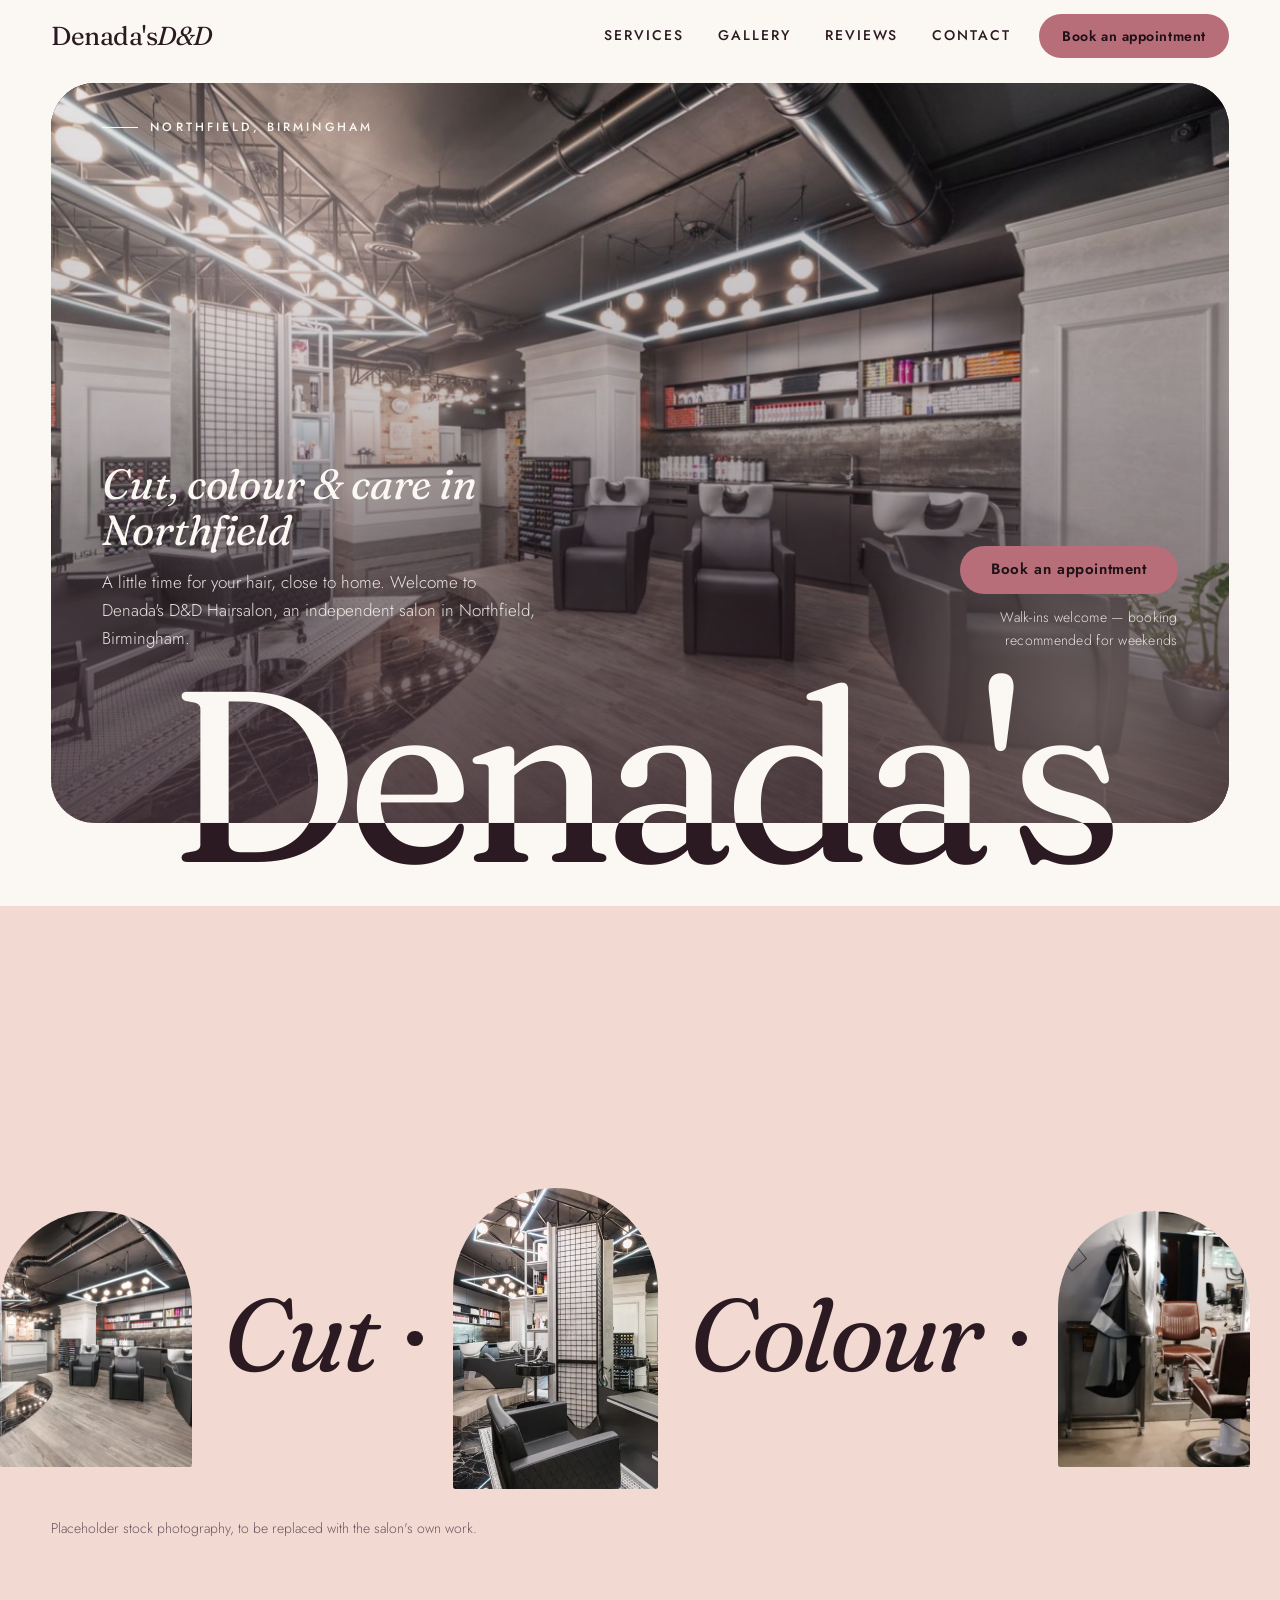
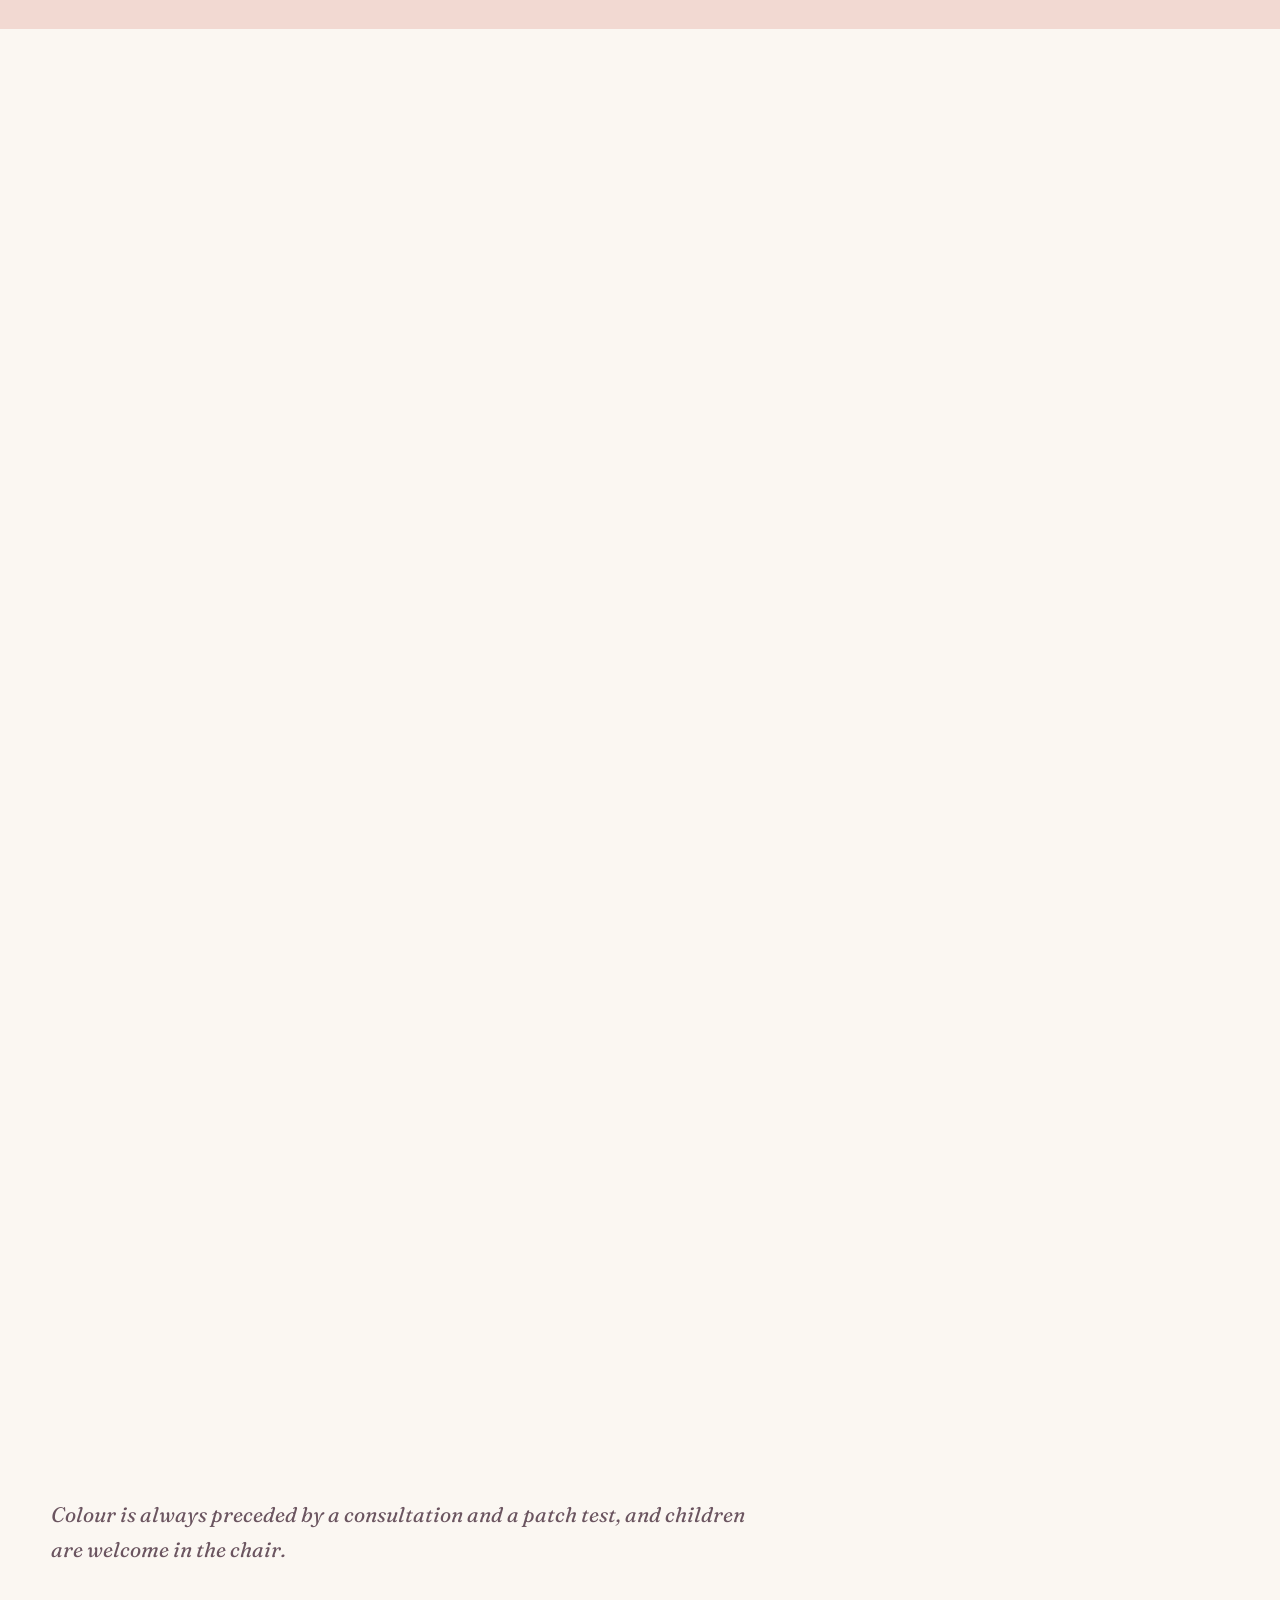
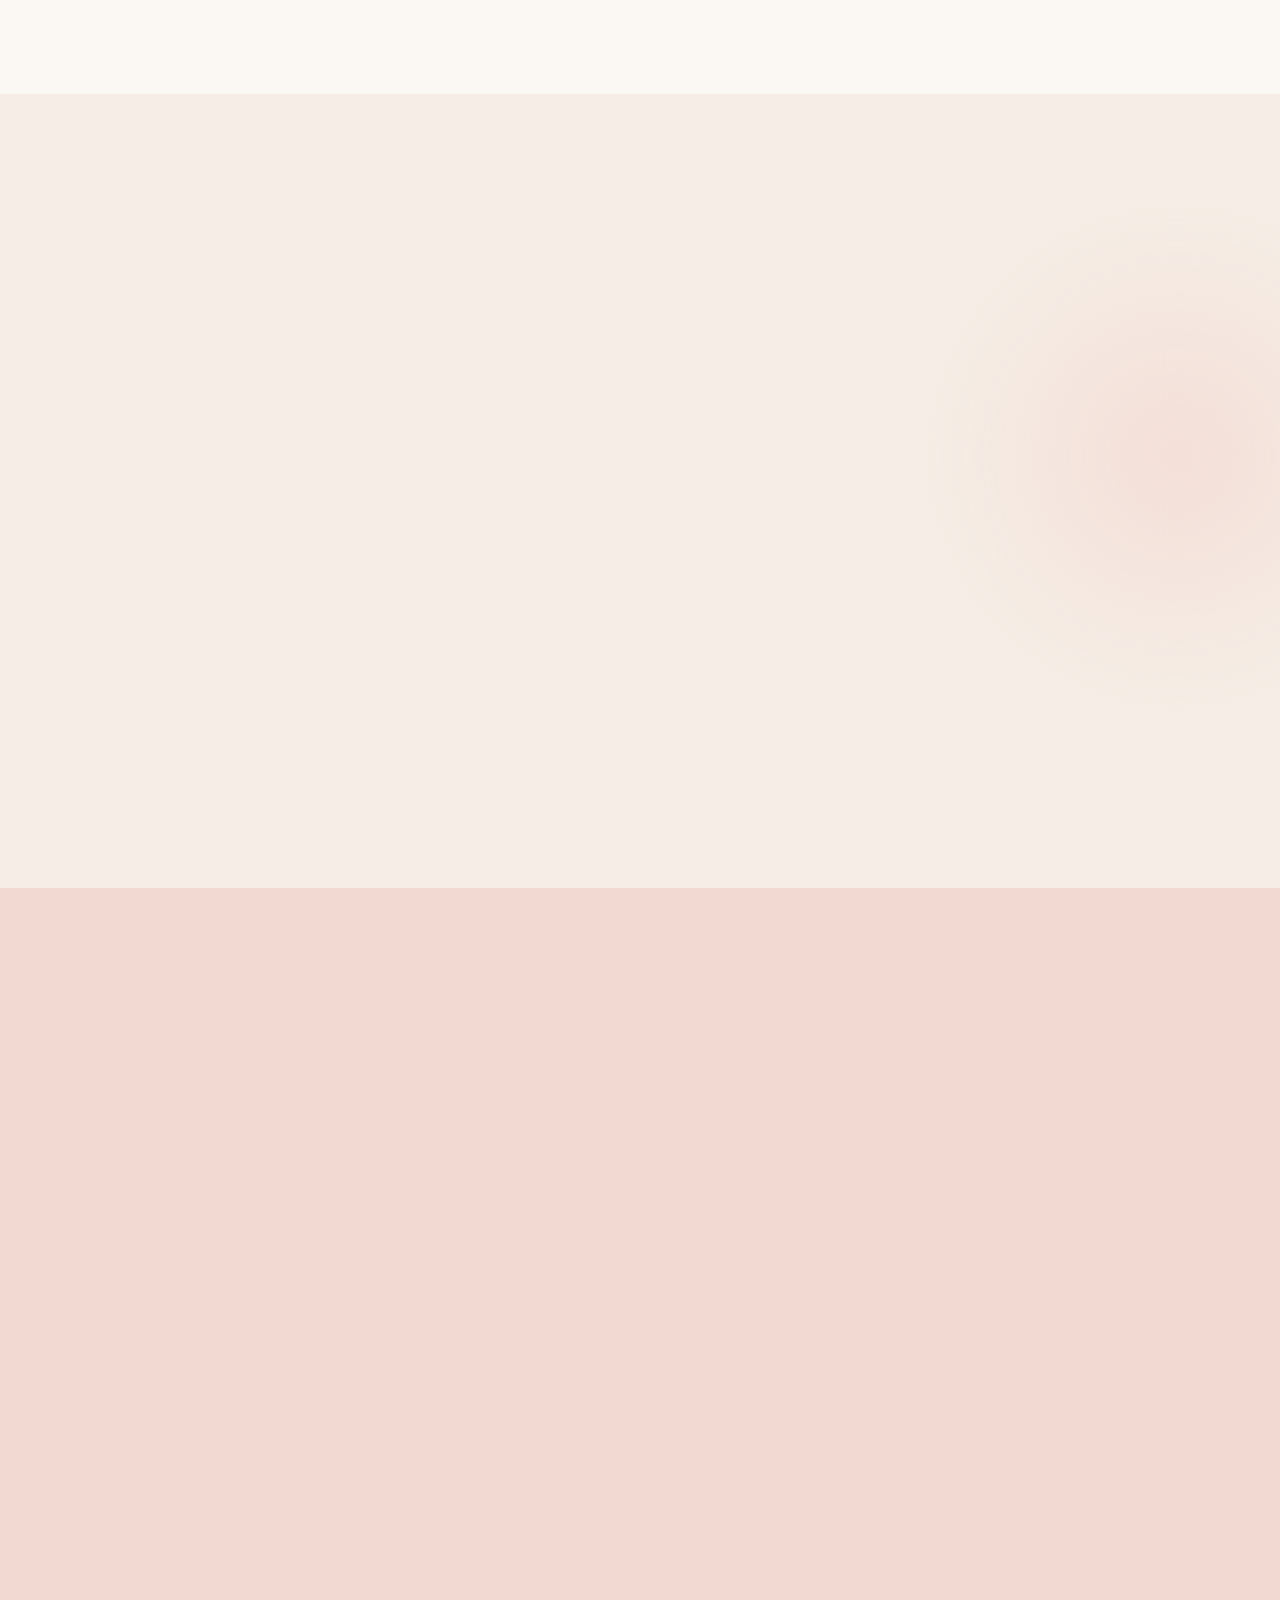
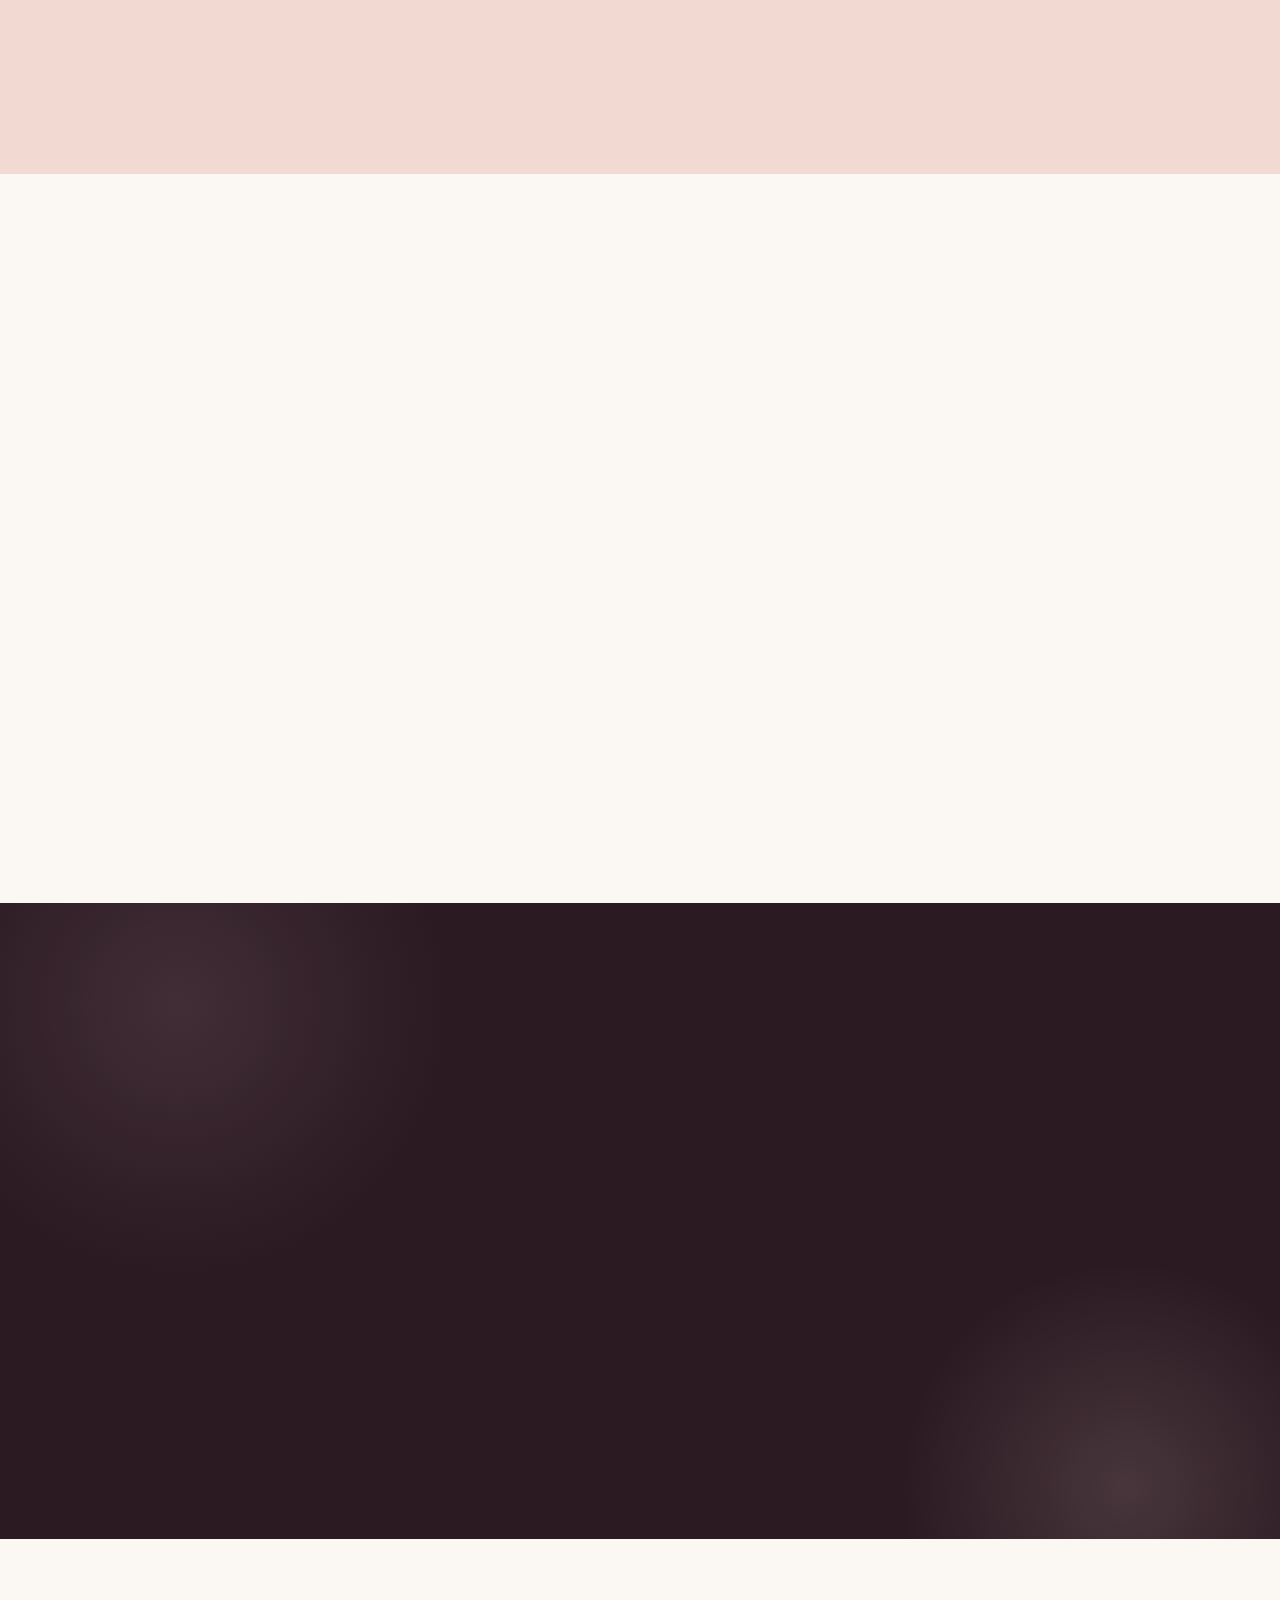
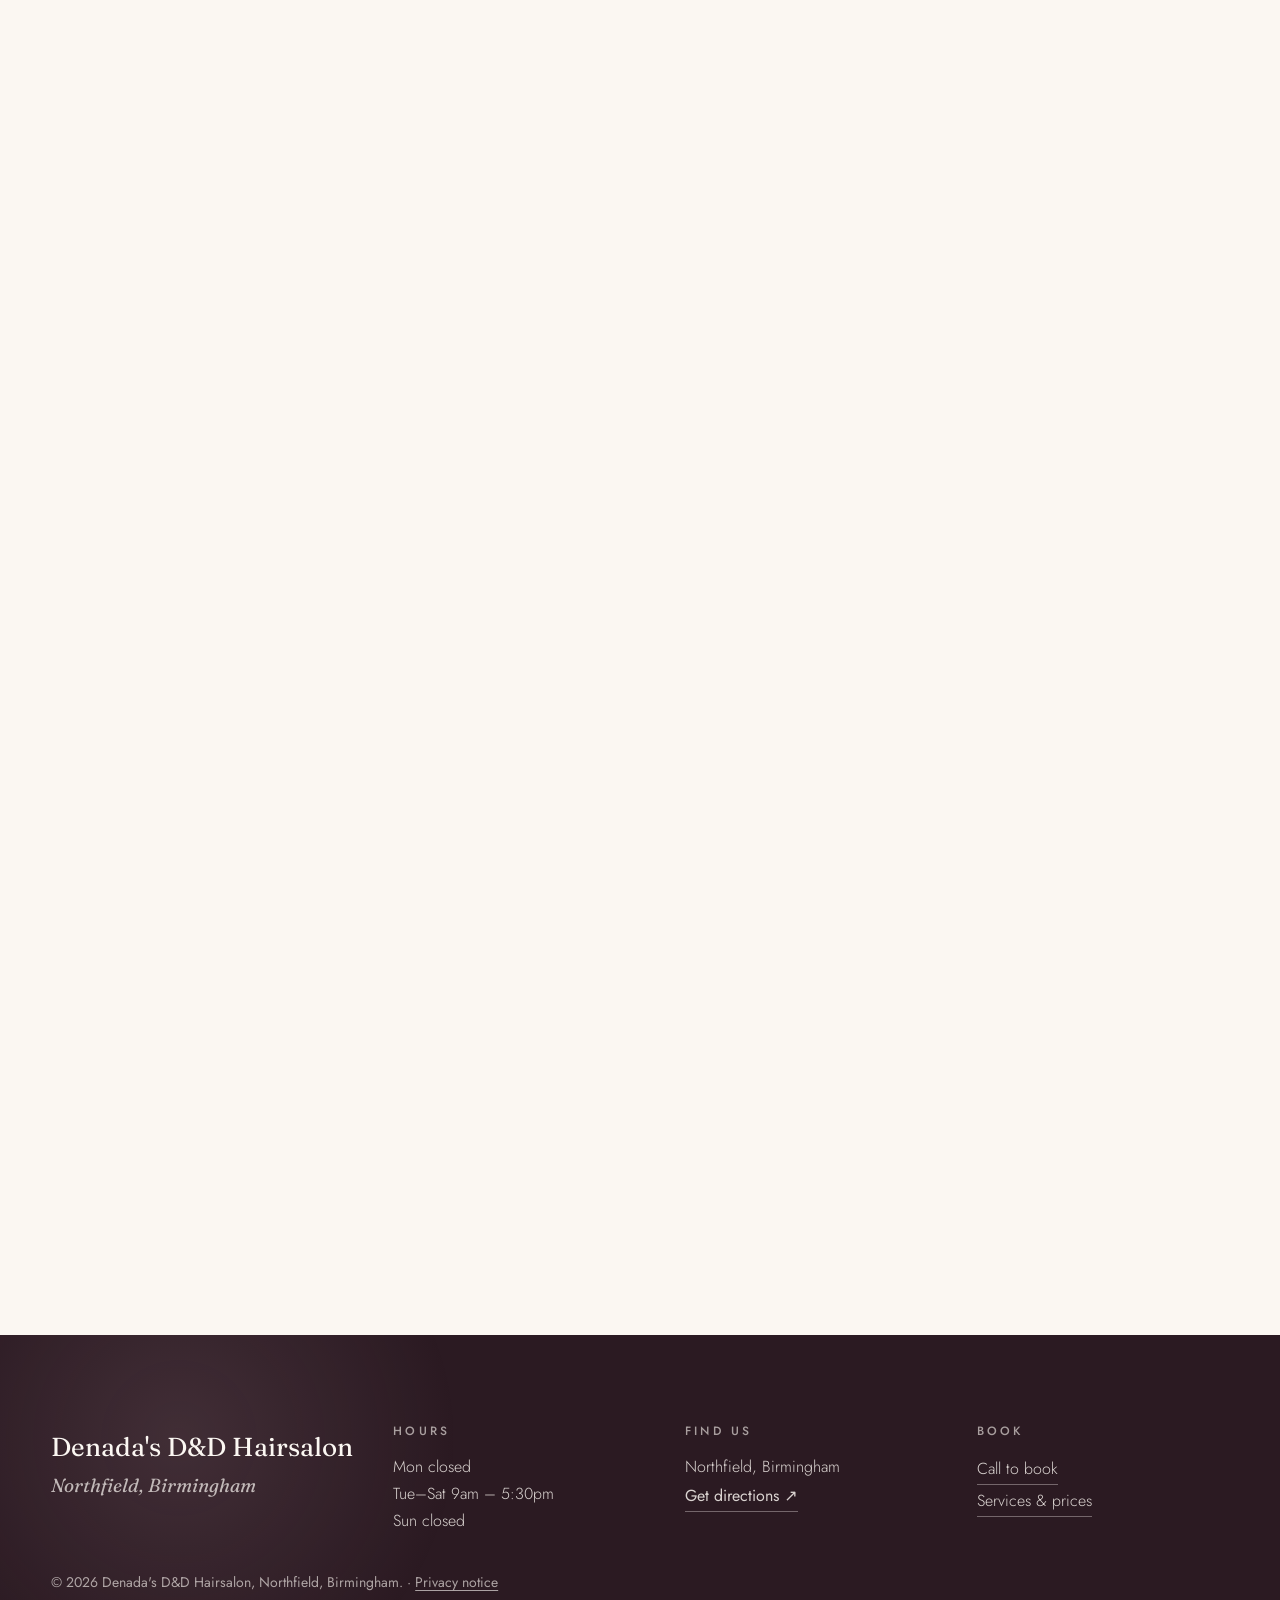
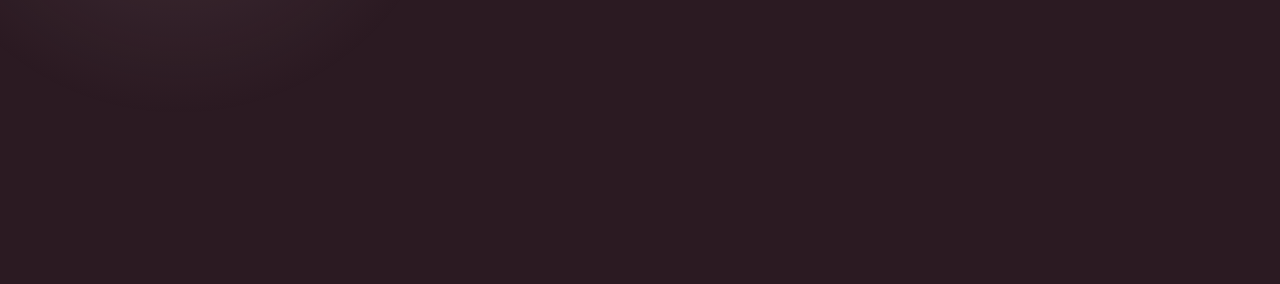
<file: index.html>
<!DOCTYPE html>
<html lang="en-GB">
<head>
<meta charset="UTF-8" />
<meta name="viewport" content="width=device-width, initial-scale=1" />
<meta http-equiv="Content-Security-Policy" content="default-src 'self'; script-src 'self' 'sha256-gAIMlo4uHwea7LDSu/hGhLXHg8Iu/WQoVQvXGVLwabA=' 'sha256-/x7W7R75k8Roq0WaVRQX9blP4OufE5xbAdzklGxsgpw=' 'sha256-icFXT1L0GdbxyyYP5+JkDwqlPsQjvPsSGDmDwv6Iwxs=' 'sha256-sru/SvUk8RaVCf5qe0uxRsbvdNHlHtJE5vq06+sV4ow='; style-src 'self' 'sha256-Tta6PjhukkoeeEF0weLqkkoX2puTo6PCL1uNY5sM6/g='; img-src 'self' data:; font-src 'self'; frame-src https://maps.google.com https://www.google.com; connect-src 'self'; form-action 'self'; base-uri 'self'; object-src 'none'; upgrade-insecure-requests" />
<meta name="referrer" content="strict-origin-when-cross-origin" />
<script>if (window.top !== window.self) { try { window.top.location.replace(window.self.location.href); } catch (e) { document.documentElement.hidden = true; } }</script>
<title>Denada's D&amp;D Hairsalon | Hair Salon, Northfield, Birmingham</title>
<meta name="description" content="Independent hair salon in Northfield, Birmingham. Cuts, colour and styling for everyone at Denada's D&amp;D Hairsalon. Book your appointment today." />
<link rel="canonical" href="https://desolatemartial553.github.io/dd-hairsalon/" />
<meta name="theme-color" content="#FBF7F2" />
<link rel="icon" type="image/svg+xml" href="data:image/svg+xml,%3Csvg%20xmlns%3D%27http%3A%2F%2Fwww.w3.org%2F2000%2Fsvg%27%20viewBox%3D%270%200%2064%2064%27%3E%3Crect%20width%3D%2764%27%20height%3D%2764%27%20rx%3D%2714%27%20fill%3D%27%232B1A22%27%2F%3E%3Ctext%20x%3D%2732%27%20y%3D%2743%27%20font-family%3D%27Georgia%2Cserif%27%20font-size%3D%2730%27%20font-weight%3D%27700%27%20text-anchor%3D%27middle%27%20fill%3D%27%23F2D9D2%27%3ED%26D%3C%2Ftext%3E%3C%2Fsvg%3E" />
<meta property="og:type" content="website" />
<meta property="og:site_name" content="Denada's D&amp;D Hairsalon" />
<meta property="og:title" content="Denada's D&amp;D Hairsalon | Hair Salon, Northfield, Birmingham" />
<meta property="og:description" content="Independent hair salon in Northfield, Birmingham. Cuts, colour and styling for everyone at Denada's D&amp;D Hairsalon. Book your appointment today." />
<meta property="og:url" content="https://desolatemartial553.github.io/dd-hairsalon/" />
<meta property="og:image" content="https://desolatemartial553.github.io/dd-hairsalon/images/7195805-w1200-a5d938.jpg" />
<meta property="og:locale" content="en_GB" />
<meta name="twitter:card" content="summary_large_image" />
<meta name="twitter:title" content="Denada's D&amp;D Hairsalon | Hair Salon, Northfield, Birmingham" />
<meta name="twitter:description" content="Independent hair salon in Northfield, Birmingham. Cuts, colour and styling for everyone at Denada's D&amp;D Hairsalon. Book your appointment today." />
<meta name="twitter:image" content="https://desolatemartial553.github.io/dd-hairsalon/images/7195805-w1200-a5d938.jpg" />
<!-- PLACEHOLDER: owner name 'Denada' presumed from business name; phone, street address, hours omitted from JSON-LD until verified -->
<script type="application/ld+json">
{
  "@context": "https://schema.org",
  "@type": "HairSalon",
  "name": "Denada's D&D Hairsalon",
  "url": "https://desolatemartial553.github.io/dd-hairsalon/",
  "image": "https://desolatemartial553.github.io/dd-hairsalon/images/7195805-w1200-a5d938.jpg",
  "description": "Independent hair salon in Northfield, Birmingham offering cuts, colour and styling.",
  "address": {
    "@type": "PostalAddress",
    "addressLocality": "Northfield",
    "addressRegion": "West Midlands",
    "addressCountry": "GB"
  },
  "areaServed": [
    {
      "@type": "Place",
      "name": "Northfield, Birmingham"
    }
  ]
}
</script>
<link rel="preload" as="image" href="images/7195805-w1200-a5d938.jpg" media="(min-width:821px)" fetchpriority="high" />
<link rel="preload" as="image" href="images/3992850-w800-371b2d.webp" media="(max-width:820px)" fetchpriority="high" />
<link rel="stylesheet" href="fonts/fonts.css" />
<style>
  :root{
    --milk:#FBF7F2; --milk-2:#F6EEE6; --blush:#F2D9D2; --blush-2:#F8E8E3; --plum:#2B1A22; --plum-2:#3A2430;
    --rose:#B76E79; --cta-ink:#1E1117; --muted:#6B5560; --line:rgba(43,26,34,.16);
    --serif:'Fraunces',Georgia,serif; --sans:'Jost',system-ui,sans-serif;
    --gutter:clamp(18px,4vw,56px); --header-h:72px;
    --wm:clamp(88px,19vw,300px); --hang:.3;
    --ease:cubic-bezier(.2,.8,.2,1);
  }
  *{box-sizing:border-box; margin:0; padding:0;}
  html{-webkit-text-size-adjust:100%; scroll-padding-top:var(--header-h);}
  [id]{scroll-margin-top:12px;}
  body{font-family:var(--sans); font-weight:400; font-size:17px; background:var(--milk); color:var(--plum); line-height:1.65; overflow-x:clip;}
  h1,h2,h3{font-family:var(--serif); font-weight:400; line-height:1.05; letter-spacing:-.02em;}
  a{color:inherit;}
  img{display:block; max-width:100%;}
  svg{flex:none;}
  .wrap{max-width:1320px; margin:0 auto; padding:0 var(--gutter);}
  .vh{position:absolute; width:1px; height:1px; overflow:hidden; clip:rect(0 0 0 0); white-space:nowrap;}
  .skip-link{position:absolute; left:12px; top:-120px; z-index:100; background:var(--plum); color:var(--milk); padding:14px 22px; font:500 14px/1.2 var(--sans); letter-spacing:.08em; text-decoration:none; border-radius:999px;}
  .skip-link:focus{top:12px;}
  a:focus-visible,button:focus-visible,summary:focus-visible{outline:2px solid var(--plum); outline-offset:3px;}
  .hero a:focus-visible,.cta-band a:focus-visible,footer a:focus-visible,.sticky-cta a:focus-visible,.skip-link:focus-visible{outline-color:var(--milk);}
  .btn:focus-visible{outline-color:var(--plum); box-shadow:0 0 0 5px var(--milk);}
  [tabindex="-1"]:focus{outline:none;}
  .ico{width:18px; height:18px; stroke:currentColor; fill:none; stroke-width:1.6; stroke-linecap:round; stroke-linejoin:round;}

  /* progressive-enhancement reveals */
  .js .reveal{opacity:0; transform:translateY(22px); transition:opacity .8s var(--ease), transform .8s var(--ease);}
  .js .reveal.in{opacity:1; transform:none;}
  .js .wipe{clip-path:inset(0 0 100% 0); transition:clip-path 1.2s var(--ease);}
  .js .wipe.in{clip-path:inset(0 0 0 0);}

  /* the one CTA colour: rose-gold, used for nothing else */
  .btn{display:inline-flex; align-items:center; justify-content:center; gap:10px; min-height:48px; padding:14px 30px; font:600 15px/1 var(--sans); letter-spacing:.04em; text-decoration:none; border:1.5px solid transparent; border-radius:999px; cursor:pointer; background:var(--rose); color:var(--cta-ink); transition:transform .2s var(--ease), box-shadow .3s, background-color .3s;}
  .btn:hover{transform:translateY(-2px); box-shadow:0 14px 28px -12px rgba(183,110,121,.8); background:#c4808a;}
  .btn:active{transform:scale(.97); transition-duration:.12s;}
  .btn--quiet{background:transparent; color:var(--plum); border-color:var(--plum);}
  .btn--quiet:hover{background:var(--plum); color:var(--milk); box-shadow:none;}
  .btn--sm{min-height:44px; padding:10px 22px; font-size:14px;}

  .kicker{font:500 12px/1 var(--sans); letter-spacing:.26em; text-transform:uppercase; color:var(--muted); margin-bottom:22px;}
  .section{padding:clamp(72px,10vw,140px) 0; position:relative;}
  .section__title{font-size:clamp(40px,6.4vw,92px); font-weight:400;}
  .section__title em{font-style:italic;}
  .section__title + .lede{margin-top:18px;}
  .lede{color:var(--muted); font-size:19px; max-width:36ch; font-weight:300;}

  /* soft blurred light blobs */
  .blob{position:absolute; border-radius:50%; pointer-events:none; will-change:transform;}
  .blob--a{width:62vmax; height:62vmax; left:-12vmax; top:-18vmax; background:radial-gradient(circle,rgba(242,217,210,.8),rgba(242,217,210,0) 62%); animation:drift 26s ease-in-out infinite alternate;}
  .blob--b{width:46vmax; height:46vmax; right:-12vmax; bottom:-14vmax; background:radial-gradient(circle,rgba(246,227,214,.62),rgba(246,227,214,0) 64%); animation:drift 32s ease-in-out -9s infinite alternate-reverse;}
  @keyframes drift{from{transform:translate3d(0,0,0) scale(1);} to{transform:translate3d(9vmax,6vmax,0) scale(1.14);}}
  .blob--d1{width:48vmax; height:48vmax; left:-10vmax; top:-16vmax; background:radial-gradient(circle,rgba(183,150,160,.16),rgba(183,150,160,0) 64%); animation:drift 30s ease-in-out infinite alternate;}
  .blob--d2{width:40vmax; height:40vmax; right:-8vmax; bottom:-16vmax; background:radial-gradient(circle,rgba(246,227,214,.14),rgba(246,227,214,0) 64%); animation:drift 36s ease-in-out -12s infinite alternate-reverse;}
  .blob--l{width:44vmax; height:44vmax; right:-14vmax; top:10%; background:radial-gradient(circle,rgba(242,217,210,.7),rgba(242,217,210,0) 64%); animation:drift 34s ease-in-out -5s infinite alternate;}

  /* header */
  header{position:sticky; top:0; z-index:30; background:rgba(251,247,242,.88); backdrop-filter:blur(14px); -webkit-backdrop-filter:blur(14px); border-bottom:1px solid transparent; transition:border-color .3s, box-shadow .3s;}
  header.scrolled{border-bottom-color:var(--line); box-shadow:0 14px 34px -22px rgba(43,26,34,.4);}
  .header__inner{display:flex; align-items:center; gap:28px; padding-top:12px; padding-bottom:12px; position:relative; min-height:72px;}
  .brand{font-family:var(--serif); font-size:26px; letter-spacing:-.02em; text-decoration:none; white-space:nowrap; margin-right:auto; display:inline-flex; align-items:center; min-height:44px;}
  .brand span{font-style:italic;}
  nav ul{list-style:none; display:flex; gap:34px;}
  nav a{display:inline-block; text-decoration:none; font-weight:500; font-size:14px; letter-spacing:.14em; text-transform:uppercase; padding:12px 0; background:linear-gradient(var(--plum),var(--plum)) 0 calc(100% - 8px)/0 1px no-repeat; transition:background-size .35s var(--ease);}
  nav a:hover{background-size:100% 1px;}
  .burger{display:none; flex-direction:column; align-items:center; justify-content:center; gap:6px; width:44px; height:44px; background:none; border:0; cursor:pointer; padding:0; margin-right:-9px;}
  .burger span{width:24px; height:1.5px; background:var(--plum); transition:transform .3s var(--ease), opacity .2s;}
  .burger[aria-expanded="true"] span:nth-child(1){transform:translateY(7.5px) rotate(45deg);}
  .burger[aria-expanded="true"] span:nth-child(2){opacity:0;}
  .burger[aria-expanded="true"] span:nth-child(3){transform:translateY(-7.5px) rotate(-45deg);}
  .mobile-menu{display:none; position:absolute; top:100%; left:0; right:0; background:var(--milk); border-bottom:1px solid var(--line); flex-direction:column; padding:6px var(--gutter) 20px;}
  .mobile-menu a{padding:12px 0; min-height:48px; text-decoration:none; font-family:var(--serif); font-size:30px; border-bottom:1px solid var(--line);}

  /* hero: full-bleed salon photo, one huge wordmark crossing its bottom edge */
  .hero{position:relative; padding:10px var(--gutter) 0;}
  .hero__stage{position:relative; max-width:1500px; margin:0 auto;}
  .hero__media{position:relative; height:clamp(520px, calc(100svh - var(--header-h) - 14px - var(--wm)*var(--hang)), 940px);}
  .hero__photo{position:absolute; inset:0; border-radius:44px; overflow:hidden; background:var(--plum); isolation:isolate;}
  .hero__photo img{width:100%; height:100%; object-fit:cover; object-position:50% 40%; transform:scale(1.06); will-change:transform;}
  .hero__photo::after{content:""; position:absolute; inset:0; background:linear-gradient(180deg,rgba(43,26,34,.12) 0%,rgba(43,26,34,.34) 45%,rgba(43,26,34,.78) 100%), radial-gradient(90% 70% at 15% 105%,rgba(242,217,210,.3),transparent 70%); z-index:1;}
  .hero__photo .blob{z-index:2; mix-blend-mode:screen;}
  .hero__photo .blob--a{opacity:.55;}
  .hero__photo .blob--b{opacity:.5;}
  .hero__light{position:absolute; left:0; top:0; width:46vmax; height:46vmax; margin:-23vmax 0 0 -23vmax; border-radius:50%; background:radial-gradient(circle,rgba(242,217,210,.38),rgba(242,217,210,0) 62%); z-index:2; pointer-events:none; opacity:0; transition:opacity .6s; mix-blend-mode:screen;}
  .hero__word{position:absolute; left:50%; bottom:0; transform:translate(-50%, calc(var(--hang)*100%)); z-index:4; margin:0; font-size:var(--wm); line-height:1; font-weight:400; letter-spacing:-.045em; white-space:nowrap; padding:0 .04em; color:transparent; background:linear-gradient(180deg,var(--milk) 0%,var(--milk) calc(100% - var(--hang)*100%),var(--plum) calc(100% - var(--hang)*100%),var(--plum) 100%); -webkit-background-clip:text; background-clip:text; -webkit-text-fill-color:transparent; pointer-events:none;}
  .hero__word i{font-style:italic;}
  .hero__over{position:absolute; left:0; right:0; bottom:calc(var(--wm)*(1 - var(--hang)) + 84px); z-index:3; padding:0 clamp(24px,4vw,64px); display:grid; grid-template-columns:1fr auto; gap:14px 40px; align-items:end; color:var(--milk);}
  .hero__tag{font-family:var(--serif); font-style:italic; font-weight:400; font-size:clamp(26px,3.3vw,48px); line-height:1.1; letter-spacing:-.01em; max-width:15ch; margin:0;}
  .hero__intro{font-weight:300; font-size:17px; max-width:44ch; margin-top:14px; color:rgba(251,247,242,.9);}
  .hero__act{display:flex; flex-direction:column; align-items:flex-end; gap:12px; text-align:right;}
  .hero__note{font-size:14px; font-weight:300; letter-spacing:.02em; color:rgba(251,247,242,.88); max-width:28ch;}
  .hero__tail{height:calc(var(--wm)*var(--hang) + 10px);}
  .hero__place{position:absolute; left:clamp(24px,4vw,64px); top:clamp(22px,3vw,40px); z-index:3; color:var(--milk); font:500 12px/1 var(--sans); letter-spacing:.26em; text-transform:uppercase; display:flex; align-items:center; gap:12px; margin:0;}
  .hero__place::before{content:""; width:36px; height:1px; background:currentColor;}
  @media (prefers-reduced-motion:no-preference){
    .hero__word{animation:wordIn 1.5s var(--ease) .1s both;}
    .hero__tag,.hero__intro,.hero__act{animation:fadeUp 1s var(--ease) .75s both;}
    .hero__act{animation-delay:.95s;}
    .hero__place{animation:fadeUp 1s var(--ease) .4s both;}
  }
  @keyframes wordIn{from{clip-path:inset(0 100% 0 0);} to{clip-path:inset(0 0 0 0);}}
  @keyframes fadeUp{from{opacity:0; transform:translateY(16px);} to{opacity:1; transform:none;}}

  /* lookbook marquee */
  .look{background:var(--blush); overflow:hidden; padding:clamp(64px,8vw,110px) 0 clamp(56px,7vw,96px);}
  .look__head{display:flex; justify-content:space-between; align-items:flex-end; gap:28px; flex-wrap:wrap; margin-bottom:clamp(32px,5vw,60px);}
  .look__head .section__title{margin:0;}
  .marquee{display:flex; width:max-content;}
  .marquee__group{display:flex; align-items:center; gap:clamp(18px,2.4vw,34px); padding-right:clamp(18px,2.4vw,34px); animation:mq 70s linear infinite;}
  .marquee:hover .marquee__group{animation-play-state:paused;}
  @keyframes mq{to{transform:translateX(-100%);}}
  .arch{flex:none; width:clamp(150px,15vw,230px); aspect-ratio:3/4; border-radius:999px 999px 26px 26px; overflow:hidden; background:var(--milk);}
  .arch img{width:100%; height:100%; object-fit:cover;}
  .arch--tall{aspect-ratio:3/4.4; width:clamp(160px,16vw,250px);}
  .arch--low{align-self:flex-end;}
  .mq-word{flex:none; font-family:var(--serif); font-style:italic; font-size:clamp(54px,8vw,128px); line-height:1; letter-spacing:-.03em; color:var(--plum); padding-bottom:.08em;}
  .mq-dot{flex:none; width:clamp(10px,1.2vw,16px); height:clamp(10px,1.2vw,16px); border-radius:50%; background:var(--plum);}
  .look__note{margin-top:28px; font-size:14px; color:var(--muted); font-weight:300;}

  /* services: price list with cursor-follow photo */
  .services{background:var(--milk); overflow:hidden;}
  .services__head{display:flex; justify-content:space-between; align-items:flex-end; gap:28px; flex-wrap:wrap; margin-bottom:clamp(36px,5vw,64px);}
  .price-list{list-style:none; border-top:1px solid var(--plum);}
  .svc{position:relative; display:grid; grid-template-columns:minmax(0,1.15fr) minmax(0,1fr) auto; align-items:baseline; gap:8px clamp(24px,4vw,64px); padding:clamp(24px,3.2vw,40px) 0; border-bottom:1px solid var(--line); transition:opacity .4s, padding .5s var(--ease); background:linear-gradient(var(--blush-2),var(--blush-2)) 0 0/0 100% no-repeat;}
  .svc__name{font-family:var(--serif); font-size:clamp(34px,5.2vw,76px); line-height:1; letter-spacing:-.03em; font-weight:400; transition:transform .5s var(--ease), font-style .1s;}
  .svc__detail{color:var(--muted); font-weight:300; font-size:17px; max-width:44ch;}
  .svc__price{font-family:var(--serif); font-style:italic; font-size:clamp(22px,2.6vw,36px); white-space:nowrap; letter-spacing:-.01em;}
  .price-note{margin-top:30px; font-family:var(--serif); font-style:italic; font-size:21px; color:var(--muted); max-width:50ch;}
  .follow{position:fixed; left:0; top:0; width:clamp(200px,17vw,270px); aspect-ratio:3/4; border-radius:999px 999px 28px 28px; overflow:hidden; pointer-events:none; z-index:25; opacity:0; background:var(--blush); box-shadow:0 30px 60px -28px rgba(43,26,34,.55); transition:opacity .4s; will-change:transform;}
  .follow.on{opacity:1;}
  .follow img{position:absolute; inset:0; width:100%; height:100%; object-fit:cover; clip-path:inset(100% 0 0 0); transition:clip-path .55s var(--ease);}
  .follow img.on{clip-path:inset(0 0 0 0);}
  @media (hover:hover) and (pointer:fine){
    .price-list:hover .svc:not(:hover){opacity:.38;}
    .svc:hover{background-size:100% 100%; transition:opacity .4s, padding .5s var(--ease), background-size .7s var(--ease); padding-left:clamp(12px,2vw,28px); padding-right:clamp(12px,2vw,28px);}
    .svc:hover .svc__name{font-style:italic; transform:translateX(6px);}
  }

  /* owner */
  .owner{background:var(--milk-2); overflow:hidden;}
  .owner__grid{display:grid; grid-template-columns:repeat(12,1fr); gap:clamp(24px,4vw,64px); align-items:center; position:relative; z-index:1;}
  .owner__fig{grid-column:1 / span 4; border-radius:999px 999px 36px 36px; overflow:hidden; aspect-ratio:3/4; background:var(--blush);}
  .owner__fig img{width:100%; height:100%; object-fit:cover; object-position:42% 50%;}
  .owner__copy{grid-column:5 / span 8;}
  .owner h2{font:500 12px/1 var(--sans); letter-spacing:.26em; text-transform:uppercase; color:var(--muted); margin-bottom:30px;}
  .owner blockquote{font-family:var(--serif); font-style:italic; font-weight:400; font-size:clamp(36px,5.6vw,92px); line-height:1.02; letter-spacing:-.03em; margin-bottom:34px; text-indent:-.4em;}
  .owner .who{font-size:14px; letter-spacing:.16em; text-transform:uppercase; font-weight:500; color:var(--muted);}

  /* reviews: handwritten-style paper cards */
  .reviews{background:var(--blush); overflow:hidden;}
  .reviews__head{margin-bottom:clamp(44px,6vw,80px); position:relative; z-index:1;}
  .review-grid{display:grid; grid-template-columns:repeat(3,1fr); gap:clamp(22px,3vw,44px); align-items:start; position:relative; z-index:1;}
  .review{position:relative; background:var(--milk); border-radius:30px 30px 30px 8px; padding:clamp(28px,3vw,40px) clamp(24px,2.6vw,36px) 28px; transition:transform .5s var(--ease), box-shadow .5s; box-shadow:0 26px 50px -34px rgba(43,26,34,.55); background-image:repeating-linear-gradient(180deg,transparent 0,transparent 35px,rgba(43,26,34,.09) 35px,rgba(43,26,34,.09) 36px); background-position:0 54px; background-clip:padding-box;}
  .review::before{content:""; position:absolute; top:-14px; left:50%; width:96px; height:28px; margin-left:-48px; background:rgba(242,217,210,.85); border:1px solid rgba(43,26,34,.08); transform:rotate(-3deg); border-radius:3px;}
  .review:nth-child(1){transform:rotate(-2deg);}
  .review:nth-child(2){transform:rotate(1.6deg) translateY(30px);}
  .review:nth-child(3){transform:rotate(-1deg) translateY(8px);}
  .stars{display:flex; gap:4px; margin-bottom:12px; color:var(--plum);}
  .stars svg{width:18px; height:18px; fill:currentColor;}
  .review p{font-family:var(--serif); font-style:italic; font-size:clamp(23px,2.2vw,29px); line-height:36px; letter-spacing:-.01em; margin-bottom:22px; padding-top:1px;}
  .review .who{font-size:14px; letter-spacing:.14em; text-transform:uppercase; font-weight:500; display:flex; align-items:center; gap:10px;}
  .avatar{width:34px; height:34px; border-radius:50%; background:var(--blush); display:flex; align-items:center; justify-content:center; font-family:var(--serif); font-size:17px; letter-spacing:0;}
  .demo{display:inline-block; margin-top:16px; font-size:12px; letter-spacing:.14em; text-transform:uppercase; color:var(--muted); border-top:1px dashed var(--line); padding-top:12px; width:100%;}
  @media (hover:hover) and (pointer:fine){
    .review:hover{transform:rotate(0) translateY(-10px) !important; box-shadow:0 40px 60px -34px rgba(43,26,34,.6);}
  }

  /* faq */
  .faq-layout{display:grid; grid-template-columns:.85fr 1.15fr; gap:clamp(40px,7vw,120px); align-items:start;}
  .faq-head{position:sticky; top:calc(var(--header-h) + 28px);}
  .faq{border-top:1px solid var(--plum);}
  .faq details{border-bottom:1px solid var(--line);}
  .faq summary{min-height:56px; cursor:pointer; font-family:var(--serif); font-size:clamp(23px,2.4vw,32px); list-style:none; padding:22px 56px 22px 0; position:relative; line-height:1.15; letter-spacing:-.015em; transition:padding .4s var(--ease);}
  .faq summary::-webkit-details-marker{display:none;}
  .faq summary::before,.faq summary::after{content:""; position:absolute; right:8px; top:50%; width:20px; height:1.5px; background:var(--plum); transition:transform .45s var(--ease);}
  .faq summary::after{transform:rotate(90deg);}
  .faq details[open] summary::after{transform:rotate(0);}
  .faq details[open] summary{font-style:italic;}
  .faq p{padding:0 56px 26px 0; color:var(--muted); font-weight:300; font-size:18px; max-width:54ch;}
  .faq details[open] p{animation:fadeUp .6s var(--ease) both;}
  @media (hover:hover) and (pointer:fine){ .faq summary:hover{padding-left:12px;} }

  /* cta band */
  .cta-band{background:var(--plum); color:var(--milk); text-align:center; padding:clamp(80px,11vw,160px) 0; position:relative; overflow:hidden;}
  .cta-band .wrap{position:relative; z-index:1;}
  .cta-band h2{font-size:clamp(60px,13vw,200px); font-style:italic; line-height:1; letter-spacing:-.045em; margin-bottom:40px;}
  .cta-band p{margin:0 auto 34px; max-width:38ch; font-size:20px; font-weight:300; color:rgba(251,247,242,.86);}

  /* contact */
  .contact-head{display:flex; justify-content:space-between; align-items:flex-end; gap:28px; flex-wrap:wrap; margin-bottom:clamp(36px,5vw,64px);}
  .booking{display:grid; grid-template-columns:1fr 1fr; gap:clamp(20px,3vw,40px); margin-bottom:clamp(20px,3vw,40px);}
  .booking__col{background:var(--blush-2); border-radius:36px; padding:clamp(28px,3.4vw,52px);}
  .booking h3{font-size:clamp(28px,3vw,42px); margin-bottom:14px;}
  .booking p{color:var(--muted); font-weight:300;}
  .booking .btn{margin:24px 0 18px;}
  .booking ul{list-style:none; margin:4px 0 18px;}
  .booking li{position:relative; padding:12px 0 12px 26px; border-bottom:1px solid var(--line); font-weight:300;}
  .booking li::before{content:""; position:absolute; left:2px; top:1.35em; width:9px; height:9px; border-radius:50%; border:1.5px solid var(--plum);}
  .location-link{display:inline-block; padding:12px 0; font-weight:500; font-size:14px; letter-spacing:.14em; text-transform:uppercase; text-decoration:none; background:linear-gradient(var(--plum),var(--plum)) 0 calc(100% - 8px)/100% 1px no-repeat; transition:background-size .4s var(--ease);}
  .location-link:hover{background-size:0 1px; background-position:100% calc(100% - 8px);}
  .map-contact{display:grid; grid-template-columns:1.15fr .85fr; gap:clamp(20px,3vw,40px); align-items:stretch;}
  .map-frame{position:relative; min-height:360px; border-radius:36px; overflow:hidden; background:var(--blush);}
  .map-facade{position:relative; width:100%; height:100%; min-height:360px; display:flex; flex-direction:column; align-items:flex-start; justify-content:center; gap:6px; padding:clamp(24px,4vw,48px); background:radial-gradient(70% 90% at 90% 10%,rgba(251,247,242,.9),transparent 70%),var(--blush);}
  .map-facade__eyebrow{font:500 12px/1 var(--sans); letter-spacing:.26em; text-transform:uppercase; color:var(--muted); margin-bottom:12px;}
  .map-facade__name{font-family:var(--serif); font-size:clamp(30px,3.4vw,48px); line-height:1.05; letter-spacing:-.02em;}
  .map-facade__addr{color:var(--muted); font-weight:300; margin-bottom:20px;}
  .map-facade__dir{margin-top:6px;}
  .map-frame iframe.map-live{position:absolute; inset:0; width:100%; height:100%; border:0; display:block;}
  .visit{background:var(--blush-2); border-radius:36px; padding:clamp(24px,3vw,44px);}
  .visit h3{font-size:clamp(26px,2.8vw,38px); margin-bottom:6px; display:flex; align-items:center; gap:12px;}
  .visit__block{padding:0 0 26px;}
  .visit__block + .visit__block{border-top:1px solid var(--line); padding-top:26px; padding-bottom:0;}
  .visit p{color:var(--muted); font-weight:300;}
  .hours-list{margin-top:14px;}
  .hours-list div{display:flex; align-items:baseline; gap:12px; padding:8px 0;}
  .hours-list dt{font-weight:400;}
  .hours-list div::after{content:""; order:1; flex:1; border-bottom:1.5px dotted rgba(43,26,34,.45); transform:translateY(-4px); min-width:12px;}
  .hours-list dd{order:2; font-family:var(--serif); font-style:italic; font-size:20px; text-align:right;}

  /* footer: wordmark as a second homepage */
  footer{background:var(--plum); color:rgba(251,247,242,.84); padding:clamp(56px,7vw,96px) 0 0; position:relative; overflow:hidden; font-size:16px;}
  .foot__grid{display:grid; grid-template-columns:1.2fr 1fr 1fr 1fr; gap:32px 40px; position:relative; z-index:1;}
  .foot__grid h3{font:500 12px/1 var(--sans); letter-spacing:.26em; text-transform:uppercase; color:rgba(251,247,242,.6); margin-bottom:16px;}
  .foot__grid p,.foot__grid li{font-weight:300; line-height:1.7;}
  .foot__grid ul{list-style:none;}
  .foot__grid a{text-decoration:none; display:inline-flex; align-items:center; min-height:32px; border-bottom:1px solid rgba(251,247,242,.35);}
  .foot__grid a:hover{border-bottom-color:var(--milk);}
  .foot__brand{font-family:var(--serif); font-size:26px; line-height:1.2; color:var(--milk);}
  .foot__brand em{display:block; font-size:19px; color:rgba(251,247,242,.7);}
  .foot__legal{margin-top:36px; font-size:14px; color:rgba(251,247,242,.62); position:relative; z-index:1;}
  .foot__legal a{text-underline-offset:3px;}
  .foot__word{font-family:var(--serif); font-size:23.4vw; line-height:.78; letter-spacing:-.05em; text-align:center; color:var(--blush); white-space:nowrap; margin:clamp(24px,4vw,60px) 0 0; padding-bottom:.02em; user-select:none; position:relative; z-index:1; overflow:hidden;}
  .foot__word span{display:inline-block;}
  @media (prefers-reduced-motion:no-preference){
    .js .foot__word span{transform:translateY(60%); opacity:0; transition:transform 1.1s var(--ease), opacity .9s var(--ease); }
    .js .foot__word span:nth-child(1){transition-delay:0ms;}
    .js .foot__word span:nth-child(2){transition-delay:70ms;}
    .js .foot__word span:nth-child(3){transition-delay:140ms;}
    .js .foot__word span:nth-child(4){transition-delay:210ms;}
    .js .foot__word span:nth-child(5){transition-delay:280ms;}
    .js .foot__word span:nth-child(6){transition-delay:350ms;}
    .js .foot__word span:nth-child(7){transition-delay:420ms;}
    .js .foot__word span:nth-child(8){transition-delay:490ms;}
    .js .foot__word.in span{transform:none; opacity:1;}
  }
  .sticky-cta{position:fixed; bottom:0; left:0; right:0; padding:10px 16px calc(10px + env(safe-area-inset-bottom)); display:none; gap:10px; z-index:40; background:rgba(43,26,34,.94); backdrop-filter:blur(10px);}
  .sticky-cta .btn{flex:1; min-height:52px; font-size:16px;}
  .sticky-cta .btn--round{flex:none; width:52px; padding:0; background:transparent; color:var(--milk); border-color:rgba(251,247,242,.55);}

  @media(max-width:980px){
    .review-grid{grid-template-columns:1fr; max-width:520px; margin:0 auto;}
    .review:nth-child(n){transform:rotate(-1deg);}
    .review:nth-child(2){transform:rotate(1.2deg);}
    .map-contact,.booking{grid-template-columns:1fr;}
    .faq-layout{grid-template-columns:1fr;}
    .faq-head{position:static;}
    .foot__grid{grid-template-columns:1fr 1fr;}
  }
  @media(max-width:820px){
    :root{--wm:23vw; --hang:.32;}
    nav{display:none;}
    .header__inner .btn{display:none;}
    .burger{display:flex;}
    .mobile-menu.open{display:flex;}
    .hero{padding-top:6px;}
    .hero__media{height:auto; aspect-ratio:4/4.9;}
    .hero__photo{border-radius:32px;}
    .hero__photo img{object-position:50% 50%;}
    .hero__place{left:20px; top:20px; font-size:11px;}
    .hero__over{position:static; display:block; padding:6px 4px 0; color:var(--plum);}
    .hero__tag{font-size:clamp(34px,10vw,48px); max-width:12ch;}
    .hero__intro{color:var(--muted); margin-top:12px; font-size:17px;}
    .hero__act{align-items:stretch; text-align:left; margin-top:22px;}
    .hero__act .btn{width:100%; min-height:54px;}
    .hero__note{color:var(--muted); max-width:none;}
    .hero__tail{height:14px;}
    .hero__over{margin-top:calc(var(--wm)*var(--hang) + 6px);}
    .arch{width:150px;}
    .svc{grid-template-columns:1fr auto; padding:22px 0;}
    .svc__detail{grid-column:1 / -1; grid-row:2;}
    .svc__name{font-size:clamp(32px,9.4vw,44px);}
    .owner__grid{grid-template-columns:1fr;}
    .owner__fig,.owner__copy{grid-column:1;}
    .owner__fig{max-width:320px; width:100%;}
    .owner blockquote{font-size:clamp(34px,10vw,52px);}
    .sticky-cta{display:flex;}
    html{scroll-padding-bottom:76px;}
    footer{padding-bottom:78px;}
    .foot__word{font-size:25vw;}
  }
  @media(max-width:480px){
    body{font-size:16px;}
    .foot__grid{grid-template-columns:1fr;}
    .brand{font-size:23px;}
    .review p{font-size:22px;}
  }
  @media (prefers-reduced-motion:reduce){
    *,*::before,*::after{animation:none !important; transition:none !important; scroll-behavior:auto !important;}
    .js .reveal{opacity:1; transform:none;}
    .js .wipe{clip-path:none;}
    .marquee{width:auto; overflow-x:auto;}
    .marquee__group[aria-hidden="true"]{display:none;}
    .hero__photo img{transform:none;}
    .btn:hover{transform:none;}
  }
</style>
</head>
<body>
<a class="skip-link" href="#main">Skip to content</a>
<script>document.documentElement.classList.add('js');</script>
<header id="siteHeader">
  <div class="wrap header__inner">
    <a class="brand" href="#top">Denada's <span>D&amp;D</span></a>
    <nav aria-label="Main">
      <ul>
        <li><a href="#services">Services</a></li>
        <li><a href="#gallery">Gallery</a></li>
        <li><a href="#reviews">Reviews</a></li>
        <li><a href="#contact">Contact</a></li>
      </ul>
    </nav>
    <a href="#contact" class="btn btn--sm">Book an appointment</a>
    <button class="burger" id="burgerBtn" type="button" aria-label="Menu" aria-expanded="false" aria-controls="mobileMenu"><span></span><span></span><span></span></button>
    <div class="mobile-menu" id="mobileMenu">
      <a href="#services">Services</a>
      <a href="#gallery">Gallery</a>
      <a href="#reviews">Reviews</a>
      <a href="#contact">Contact</a>
    </div>
  </div>
</header>
<main id="main">
<section class="hero" id="top">
  <div class="hero__stage" id="heroStage">
    <div class="hero__media">
      <div class="hero__photo">
        <picture>
          <source media="(max-width:820px)" srcset="images/3992850-w800-371b2d.webp" width="800" height="1200" />
          <img src="images/7195805-w1200-a5d938.jpg" alt="Inside a calm, modern salon with leather chairs under pendant lights" width="1200" height="801" fetchpriority="high" decoding="async" id="heroImg" />
        </picture>
        <span class="blob blob--a" aria-hidden="true"></span>
        <span class="blob blob--b" aria-hidden="true"></span>
        <span class="hero__light" id="heroLight" aria-hidden="true"></span>
      </div>
      <p class="hero__place">Northfield, Birmingham</p>
      <h1 class="hero__word"><span aria-hidden="true">Denada's</span><span class="vh"> D&amp;D Hairsalon, Northfield, Birmingham</span></h1>
    </div>
    <div class="hero__over">
      <div>
        <p class="hero__tag">Cut, colour &amp; care in Northfield</p>
        <p class="hero__intro">A little time for your hair, close to home. Welcome to Denada's D&amp;D Hairsalon, an independent salon in Northfield, Birmingham.</p>
      </div>
      <div class="hero__act">
        <a href="#contact" class="btn">Book an appointment</a>
        <!-- PLACEHOLDER: confirm walk-in and weekend booking policy -->
        <p class="hero__note">Walk-ins welcome — booking recommended for weekends</p>
        <!-- /PLACEHOLDER -->
      </div>
    </div>
    <div class="hero__tail"></div>
  </div>
</section>

<section id="gallery" class="look" aria-labelledby="lookTitle">
  <div class="wrap look__head reveal">
    <div>
      <p class="kicker">The space</p>
      <h2 class="section__title" id="lookTitle">A proper <em>pamper</em></h2>
    </div>
    <p class="lede">A relaxed, bright space where nobody is hurried out of the chair.</p>
  </div>
  <div class="marquee">
    <div class="marquee__group">
      <figure class="arch"><img src="images/7195805-w800-5178c8.webp" alt="Backwash chairs in a salon" width="800" height="534" loading="lazy" decoding="async" /></figure>
      <span class="mq-word">Cut</span><span class="mq-dot" aria-hidden="true"></span>
      <figure class="arch arch--tall arch--low"><img src="images/7195807-w800-2b0c84.webp" alt="Bright salon interior" width="800" height="534" loading="lazy" decoding="async" /></figure>
      <span class="mq-word">Colour</span><span class="mq-dot" aria-hidden="true"></span>
      <figure class="arch"><img src="images/3992850-w400-efa380.webp" alt="Salon chair by the mirror" width="400" height="600" loading="lazy" decoding="async" /></figure>
      <span class="mq-word">Balayage</span><span class="mq-dot" aria-hidden="true"></span>
      <figure class="arch arch--tall arch--low"><img src="images/14564860-w400-b7db65.webp" alt="Client seated in a salon chair" width="400" height="533" loading="lazy" decoding="async" /></figure>
      <span class="mq-word">Bridal</span><span class="mq-dot" aria-hidden="true"></span>
      <figure class="arch"><img src="images/8834019-w840-h1050-387c21.webp" alt="Hairstylist smiling in a salon" width="840" height="561" loading="lazy" decoding="async" /></figure>
      <span class="mq-word">Extensions</span><span class="mq-dot" aria-hidden="true"></span>
      <span class="mq-word">Fades</span><span class="mq-dot" aria-hidden="true"></span>
    </div>
    <div class="marquee__group" aria-hidden="true">
      <figure class="arch"><img src="images/7195805-w800-5178c8.webp" alt="" width="800" height="534" loading="lazy" decoding="async" /></figure>
      <span class="mq-word">Cut</span><span class="mq-dot"></span>
      <figure class="arch arch--tall arch--low"><img src="images/7195807-w800-2b0c84.webp" alt="" width="800" height="534" loading="lazy" decoding="async" /></figure>
      <span class="mq-word">Colour</span><span class="mq-dot"></span>
      <figure class="arch"><img src="images/3992850-w400-efa380.webp" alt="" width="400" height="600" loading="lazy" decoding="async" /></figure>
      <span class="mq-word">Balayage</span><span class="mq-dot"></span>
      <figure class="arch arch--tall arch--low"><img src="images/14564860-w400-b7db65.webp" alt="" width="400" height="533" loading="lazy" decoding="async" /></figure>
      <span class="mq-word">Bridal</span><span class="mq-dot"></span>
      <figure class="arch"><img src="images/8834019-w840-h1050-387c21.webp" alt="" width="840" height="561" loading="lazy" decoding="async" /></figure>
      <span class="mq-word">Extensions</span><span class="mq-dot"></span>
      <span class="mq-word">Fades</span><span class="mq-dot"></span>
    </div>
  </div>
  <div class="wrap"><p class="look__note">Placeholder stock photography, to be replaced with the salon's own work.</p></div>
</section>

<section id="services" class="section services">
  <div class="wrap">
    <div class="services__head reveal">
      <div>
        <p class="kicker">The menu</p>
        <h2 class="section__title">Services <em>&amp;</em> prices</h2>
      </div>
      <p class="lede">Something for every hair type and occasion.</p>
    </div>
    <ul class="price-list reveal" id="priceList">
      <!-- PLACEHOLDER: confirm cuts and trims price and description -->
      <li class="svc" data-img="0"><span class="svc__name">Cuts &amp; Trims</span><p class="svc__detail">Denada looks at your face shape and how you actually style your hair day-to-day — not just what looks good in the chair.</p><span class="svc__price">From £18</span></li>
      <!-- /PLACEHOLDER -->
      <!-- PLACEHOLDER: confirm colour and highlights price and description -->
      <li class="svc" data-img="1"><span class="svc__name">Colour &amp; Highlights</span><p class="svc__detail">Balayage, full colour or a subtle refresh — always patch-tested first, never rushed to fit a tight slot.</p><span class="svc__price">From £45</span></li>
      <!-- /PLACEHOLDER -->
      <!-- PLACEHOLDER: confirm styling and treatments price and description -->
      <li class="svc" data-img="2"><span class="svc__name">Styling &amp; Treatments</span><p class="svc__detail">The keratin treatment regulars book before big events — worth asking about if winter's been rough on your hair.</p><span class="svc__price">From £25</span></li>
      <!-- /PLACEHOLDER -->
      <!-- PLACEHOLDER: confirm special occasion price and description -->
      <li class="svc" data-img="3"><span class="svc__name">Special Occasion</span><p class="svc__detail">Bridal mornings for whole wedding parties — one stylist per chair so nobody's left waiting around.</p><span class="svc__price">From £40</span></li>
      <!-- /PLACEHOLDER -->
      <!-- PLACEHOLDER: confirm extensions price and description -->
      <li class="svc" data-img="4"><span class="svc__name">Extensions</span><p class="svc__detail">Colour-matched and fitted in one visit, with aftercare advice so they actually last past the first wash.</p><span class="svc__price">From £80</span></li>
      <!-- /PLACEHOLDER -->
      <!-- PLACEHOLDER: confirm men's grooming price and description -->
      <li class="svc" data-img="5"><span class="svc__name">Men's Grooming</span><p class="svc__detail">Fades, skin fades and beard shaping — same precision as the women's chairs, just quicker in and out.</p><span class="svc__price">From £15</span></li>
      <!-- /PLACEHOLDER -->
    </ul>
    <!-- PLACEHOLDER: confirm consultation, patch-test and children-welcome policies -->
    <p class="price-note">Colour is always preceded by a consultation and a patch test, and children are welcome in the chair.</p>
    <!-- /PLACEHOLDER -->
  </div>
</section>

<section id="owner" class="section owner">
  <span class="blob blob--l" aria-hidden="true"></span>
  <div class="wrap">
    <div class="owner__grid">
      <figure class="owner__fig wipe">
        <img src="images/8834019-w840-h1050-387c21.webp" alt="Hairstylist smiling in a salon" width="840" height="561" loading="lazy" decoding="async" />
      </figure>
      <div class="owner__copy reveal">
        <!-- PLACEHOLDER: confirm Denada is the owner and approve the owner quote -->
        <h2>A Word from Denada</h2>
        <blockquote>"Hair is personal — I want every client to leave feeling like themselves, just better. That's the whole philosophy behind this salon."</blockquote>
        <div class="who">— Denada, Owner &amp; Senior Stylist</div>
        <!-- /PLACEHOLDER -->
      </div>
    </div>
  </div>
</section>

<section id="reviews" class="section reviews">
  <div class="wrap">
    <div class="reviews__head reveal">
      <p class="kicker">In their words</p>
      <h2 class="section__title">What locals <em>say</em></h2>
      <p class="lede">Kind words from people who've sat in the chair.</p>
    </div>
    <div class="review-grid">
      <!-- PLACEHOLDER: replace with real Google reviews -->
      <div class="review reveal"><div class="stars" role="img" aria-label="5 stars"><svg viewBox="0 0 24 24" aria-hidden="true"><path d="M12 2.5l2.9 6.1 6.6.8-4.9 4.6 1.3 6.6L12 17.3 6.1 20.6l1.3-6.6L2.5 9.4l6.6-.8z"/></svg><svg viewBox="0 0 24 24" aria-hidden="true"><path d="M12 2.5l2.9 6.1 6.6.8-4.9 4.6 1.3 6.6L12 17.3 6.1 20.6l1.3-6.6L2.5 9.4l6.6-.8z"/></svg><svg viewBox="0 0 24 24" aria-hidden="true"><path d="M12 2.5l2.9 6.1 6.6.8-4.9 4.6 1.3 6.6L12 17.3 6.1 20.6l1.3-6.6L2.5 9.4l6.6-.8z"/></svg><svg viewBox="0 0 24 24" aria-hidden="true"><path d="M12 2.5l2.9 6.1 6.6.8-4.9 4.6 1.3 6.6L12 17.3 6.1 20.6l1.3-6.6L2.5 9.4l6.6-.8z"/></svg><svg viewBox="0 0 24 24" aria-hidden="true"><path d="M12 2.5l2.9 6.1 6.6.8-4.9 4.6 1.3 6.6L12 17.3 6.1 20.6l1.3-6.6L2.5 9.4l6.6-.8z"/></svg></div><p>"Booked in for a colour and it came out exactly how I hoped. Really relaxed atmosphere too."</p><div class="who"><span class="avatar" aria-hidden="true">J</span> Jess, Local regular</div><span class="demo">Demo review, placeholder</span></div>
      <!-- /PLACEHOLDER -->
      <!-- PLACEHOLDER: replace with real Google reviews -->
      <div class="review reveal"><div class="stars" role="img" aria-label="5 stars"><svg viewBox="0 0 24 24" aria-hidden="true"><path d="M12 2.5l2.9 6.1 6.6.8-4.9 4.6 1.3 6.6L12 17.3 6.1 20.6l1.3-6.6L2.5 9.4l6.6-.8z"/></svg><svg viewBox="0 0 24 24" aria-hidden="true"><path d="M12 2.5l2.9 6.1 6.6.8-4.9 4.6 1.3 6.6L12 17.3 6.1 20.6l1.3-6.6L2.5 9.4l6.6-.8z"/></svg><svg viewBox="0 0 24 24" aria-hidden="true"><path d="M12 2.5l2.9 6.1 6.6.8-4.9 4.6 1.3 6.6L12 17.3 6.1 20.6l1.3-6.6L2.5 9.4l6.6-.8z"/></svg><svg viewBox="0 0 24 24" aria-hidden="true"><path d="M12 2.5l2.9 6.1 6.6.8-4.9 4.6 1.3 6.6L12 17.3 6.1 20.6l1.3-6.6L2.5 9.4l6.6-.8z"/></svg><svg viewBox="0 0 24 24" aria-hidden="true"><path d="M12 2.5l2.9 6.1 6.6.8-4.9 4.6 1.3 6.6L12 17.3 6.1 20.6l1.3-6.6L2.5 9.4l6.6-.8z"/></svg></div><p>"My kids' cuts, my cuts, everyone's cuts — this is our family salon now."</p><div class="who"><span class="avatar" aria-hidden="true">P</span> Priya, Local regular</div><span class="demo">Demo review, placeholder</span></div>
      <!-- /PLACEHOLDER -->
      <!-- PLACEHOLDER: replace with real Google reviews -->
      <div class="review reveal"><div class="stars" role="img" aria-label="5 stars"><svg viewBox="0 0 24 24" aria-hidden="true"><path d="M12 2.5l2.9 6.1 6.6.8-4.9 4.6 1.3 6.6L12 17.3 6.1 20.6l1.3-6.6L2.5 9.4l6.6-.8z"/></svg><svg viewBox="0 0 24 24" aria-hidden="true"><path d="M12 2.5l2.9 6.1 6.6.8-4.9 4.6 1.3 6.6L12 17.3 6.1 20.6l1.3-6.6L2.5 9.4l6.6-.8z"/></svg><svg viewBox="0 0 24 24" aria-hidden="true"><path d="M12 2.5l2.9 6.1 6.6.8-4.9 4.6 1.3 6.6L12 17.3 6.1 20.6l1.3-6.6L2.5 9.4l6.6-.8z"/></svg><svg viewBox="0 0 24 24" aria-hidden="true"><path d="M12 2.5l2.9 6.1 6.6.8-4.9 4.6 1.3 6.6L12 17.3 6.1 20.6l1.3-6.6L2.5 9.4l6.6-.8z"/></svg><svg viewBox="0 0 24 24" aria-hidden="true"><path d="M12 2.5l2.9 6.1 6.6.8-4.9 4.6 1.3 6.6L12 17.3 6.1 20.6l1.3-6.6L2.5 9.4l6.6-.8z"/></svg></div><p>"Booked for my wedding morning and they made it completely stress-free."</p><div class="who"><span class="avatar" aria-hidden="true">S</span> Sophie, Local regular</div><span class="demo">Demo review, placeholder</span></div>
      <!-- /PLACEHOLDER -->
    </div>
  </div>
</section>

<section id="faq" class="section">
  <div class="wrap faq-layout">
    <div class="faq-head reveal">
      <p class="kicker">Before you book</p>
      <h2 class="section__title">Common <em>questions</em></h2>
      <p class="lede">Everything you might want to know before booking.</p>
    </div>
    <div class="faq reveal">
      <!-- PLACEHOLDER: confirm walk-in policy -->
      <details><summary>Do you take walk-ins?</summary><p>Yes, walk-ins are welcome, though booking ahead is recommended for weekends.</p></details>
      <!-- /PLACEHOLDER -->
      <!-- PLACEHOLDER: confirm colour booking lead time -->
      <details><summary>How far in advance should I book for a colour?</summary><p>We recommend booking 3-5 days ahead for colour appointments as they take longer.</p></details>
      <!-- /PLACEHOLDER -->
      <!-- PLACEHOLDER: confirm colour consultation and patch-test policy including required timing -->
      <details><summary>What happens before a colour appointment?</summary><p>We start with a consultation about your hair, your previous colour and the result you want. A patch test comes first, so give us a call and we'll arrange it ahead of your appointment.</p></details>
      <!-- /PLACEHOLDER -->
      <!-- PLACEHOLDER: confirm children are welcome and any age restrictions -->
      <details><summary>Do you do children's haircuts?</summary><p>Yes, we welcome clients of all ages. Tell us your child's age when you call, and let us know if it's their first salon haircut.</p></details>
      <!-- /PLACEHOLDER -->
      <!-- PLACEHOLDER: confirm accepted payment methods -->
      <details><summary>What payment methods do you accept?</summary><p>Card, contactless and cash are all accepted.</p></details>
      <!-- /PLACEHOLDER -->
    </div>
  </div>
</section>

<section class="cta-band">
  <span class="blob blob--d1" aria-hidden="true"></span>
  <span class="blob blob--d2" aria-hidden="true"></span>
  <div class="wrap reveal">
    <h2>Ready to book?</h2>
    <p>Your chair is waiting. Call or drop by — appointments fill up fast on weekends.</p>
    <!-- PLACEHOLDER: verified salon phone number needed (dummy tel link) -->
    <a href="tel:+441214960001" class="btn"><svg class="ico" viewBox="0 0 24 24" aria-hidden="true"><path d="M5 4h4l2 5-2.5 1.5a11 11 0 0 0 5 5L15 13l5 2v4a2 2 0 0 1-2 2A16 16 0 0 1 3 6a2 2 0 0 1 2-2z"/></svg>Call to Book</a>
    <!-- /PLACEHOLDER -->
  </div>
</section>

<section id="contact" class="section">
  <div class="wrap">
    <div class="contact-head reveal">
      <div>
        <p class="kicker">Find your appointment</p>
        <h2 class="section__title">Contact <em>&amp;</em> booking</h2>
      </div>
      <p class="lede">Book your appointment at Denada's D&amp;D Hairsalon in Northfield.</p>
    </div>
    <div class="booking reveal">
      <div class="booking__col">
        <h3>Call to Book</h3>
        <p>Talk through your hair plans and ask about available appointments.</p>
        <!-- PLACEHOLDER: verified salon phone number needed (dummy tel link) -->
        <a href="tel:+441214960001" class="btn booking-phone"><svg class="ico" viewBox="0 0 24 24" aria-hidden="true"><path d="M5 4h4l2 5-2.5 1.5a11 11 0 0 0 5 5L15 13l5 2v4a2 2 0 0 1-2 2A16 16 0 0 1 3 6a2 2 0 0 1 2-2z"/></svg><span>Call to Book</span></a>
        <!-- /PLACEHOLDER -->
        <br><a href="#visit" class="location-link">Location &amp; opening hours →</a>
      </div>
      <div class="booking__col">
        <h3>What to Tell Us When You Call</h3>
        <ul>
          <li>The service you would like and your preferred days or times.</li>
          <li>Your current hair length and any previous colour, including home dye or bleach.</li>
          <!-- PLACEHOLDER: confirm consultation and patch-test policy -->
          <li>For colour, ask about a consultation and when to come in for a patch test.</li>
          <!-- /PLACEHOLDER -->
        </ul>
        <p>Before confirming, check the total price, appointment length and anything you need to do beforehand.</p>
      </div>
    </div>
    <div class="map-contact reveal" id="visit">
      <div class="map-frame">
        <div class="map-facade" id="map-facade">
          <p class="map-facade__eyebrow">Find the salon</p>
          <p class="map-facade__name">Denada's D&amp;D Hairsalon</p>
          <p class="map-facade__addr">Northfield, Birmingham</p>
          <button type="button" class="btn btn--quiet map-facade__btn" id="map-show">Show map</button>
          <a class="location-link map-facade__dir" href="https://www.google.com/maps/search/?api=1&amp;query=Denada%27s%20D%26D%20Hairsalon%20Northfield%20Birmingham" target="_blank" rel="noopener">Get directions &#8599;</a>
        </div>
      </div>
      <div class="visit">
        <div class="visit__block">
          <h3><svg class="ico" viewBox="0 0 24 24" aria-hidden="true"><circle cx="12" cy="12" r="9"/><path d="M12 7v5l3 2"/></svg>Opening Hours</h3>
          <!-- PLACEHOLDER: real opening hours needed -->
          <dl class="hours-list">
            <div><dt>Monday</dt><dd>Closed</dd></div>
            <div><dt>Tuesday–Saturday</dt><dd>9am – 5:30pm</dd></div>
            <div><dt>Sunday</dt><dd>Closed</dd></div>
          </dl>
          <!-- /PLACEHOLDER -->
        </div>
        <div class="visit__block">
          <h3><svg class="ico" viewBox="0 0 24 24" aria-hidden="true"><path d="M12 21s7-6.2 7-11a7 7 0 0 0-14 0c0 4.8 7 11 7 11z"/><circle cx="12" cy="10" r="2.5"/></svg>Visit Denada's D&amp;D</h3>
          <p>Northfield, Birmingham</p>
          <!-- PLACEHOLDER: verified salon street address and postcode needed; directions link currently targets Northfield generally -->
          <a class="location-link" href="https://www.google.com/maps/dir/?api=1&amp;destination=Northfield%2C%20Birmingham" target="_blank" rel="noopener">Get directions ↗</a>
          <!-- /PLACEHOLDER -->
        </div>
      </div>
    </div>
  </div>
</section>
</main>

<footer>
  <span class="blob blob--d1" aria-hidden="true"></span>
  <div class="wrap">
    <div class="foot__grid">
      <div>
        <p class="foot__brand">Denada's D&amp;D Hairsalon<em>Northfield, Birmingham</em></p>
      </div>
      <div>
        <h3>Hours</h3>
        <!-- PLACEHOLDER: real opening hours needed -->
        <p>Mon closed<br>Tue–Sat 9am – 5:30pm<br>Sun closed</p>
        <!-- /PLACEHOLDER -->
      </div>
      <div>
        <h3>Find us</h3>
        <!-- PLACEHOLDER: verified salon street address and postcode needed -->
        <p>Northfield, Birmingham</p>
        <a href="https://www.google.com/maps/dir/?api=1&amp;destination=Northfield%2C%20Birmingham" target="_blank" rel="noopener">Get directions ↗</a>
        <!-- /PLACEHOLDER -->
      </div>
      <div>
        <h3>Book</h3>
        <!-- PLACEHOLDER: verified salon phone number needed (dummy tel link) -->
        <p><a href="tel:+441214960001">Call to book</a></p>
        <!-- /PLACEHOLDER -->
        <p><a href="#services">Services &amp; prices</a></p>
      </div>
    </div>
    <p class="foot__legal">&copy; 2026 Denada's D&amp;D Hairsalon, Northfield, Birmingham. · <a href="privacy.html">Privacy notice</a></p>
  </div>
  <p class="foot__word" id="footWord" aria-hidden="true"><span>D</span><span>e</span><span>n</span><span>a</span><span>d</span><span>a</span><span>'</span><span>s</span></p>
</footer>

<div class="sticky-cta">
  <!-- PLACEHOLDER: verified salon phone number needed (dummy tel link) -->
  <a href="tel:+441214960001" class="btn"><svg class="ico" viewBox="0 0 24 24" aria-hidden="true"><path d="M5 4h4l2 5-2.5 1.5a11 11 0 0 0 5 5L15 13l5 2v4a2 2 0 0 1-2 2A16 16 0 0 1 3 6a2 2 0 0 1 2-2z"/></svg>Call to Book</a>
  <!-- /PLACEHOLDER -->
  <a href="#visit" class="btn btn--round" aria-label="Find us"><svg class="ico" viewBox="0 0 24 24" aria-hidden="true"><path d="M12 21s7-6.2 7-11a7 7 0 0 0-14 0c0 4.8 7 11 7 11z"/><circle cx="12" cy="10" r="2.5"/></svg></a>
</div>

<div class="follow" id="follow" aria-hidden="true"></div>

<script>
(function(){
  var burger=document.getElementById('burgerBtn'), menu=document.getElementById('mobileMenu'), header=document.getElementById('siteHeader');
  var reduce=window.matchMedia('(prefers-reduced-motion: reduce)');
  var desktop=window.matchMedia('(min-width: 821px)');
  var fine=window.matchMedia('(hover: hover) and (pointer: fine)');

  function setMenu(open, returnFocus){
    menu.classList.toggle('open', open);
    burger.setAttribute('aria-expanded', String(open));
    if(!open && returnFocus) burger.focus();
  }
  burger.addEventListener('click', function(){ setMenu(!menu.classList.contains('open')); });
  document.addEventListener('keydown', function(e){ if(e.key==='Escape' && menu.classList.contains('open')) setMenu(false,true); });
  var onBp=function(e){ if(e.matches) setMenu(false); };
  if(desktop.addEventListener) desktop.addEventListener('change',onBp); else desktop.addListener(onBp);

  function syncHeaderHeight(){ document.documentElement.style.setProperty('--header-h', header.offsetHeight+'px'); }
  syncHeaderHeight();
  window.addEventListener('resize', syncHeaderHeight);
  window.addEventListener('load', syncHeaderHeight);

  function goTo(id){
    var target=document.getElementById(id);
    if(!target) return;
    var top = id==='top' ? 0 : target.getBoundingClientRect().top + window.scrollY - header.offsetHeight - 12;
    window.scrollTo({ top: Math.max(top,0), behavior: reduce.matches ? 'auto' : 'smooth' });
    if(!target.hasAttribute('tabindex')) target.setAttribute('tabindex','-1');
    target.focus({ preventScroll:true });
  }
  document.querySelectorAll('a[href^="#"]').forEach(function(link){
    var id=link.getAttribute('href').slice(1);
    if(!document.getElementById(id)) return;
    link.addEventListener('click', function(e){
      e.preventDefault(); setMenu(false); goTo(id); history.replaceState(null,'','#'+id);
    });
  });

  /* reveals and image wipes: progressive enhancement */
  var targets=document.querySelectorAll('.reveal,.wipe,.foot__word');
  if('IntersectionObserver' in window){
    var io=new IntersectionObserver(function(entries){
      entries.forEach(function(en){ if(en.isIntersecting){ en.target.classList.add('in'); io.unobserve(en.target); } });
    }, { threshold:0.12 });
    targets.forEach(function(el){ io.observe(el); });
  } else {
    targets.forEach(function(el){ el.classList.add('in'); });
  }

  /* scroll: header shadow + hero photo drift */
  var heroImg=document.getElementById('heroImg'), ticking=false;
  function onScroll(){
    var y=window.scrollY;
    header.classList.toggle('scrolled', y>10);
    if(heroImg && !reduce.matches && y<1400){ heroImg.style.transform='translate3d(0,'+(y*0.1).toFixed(1)+'px,0) scale('+(1.06+Math.min(y,800)*0.00004).toFixed(4)+')'; }
    ticking=false;
  }
  window.addEventListener('scroll', function(){ if(!ticking){ ticking=true; requestAnimationFrame(onScroll); } }, { passive:true });
  onScroll();

  /* mouse-only effects */
  if(fine.matches){
    var stage=document.getElementById('heroStage'), light=document.getElementById('heroLight');
    if(stage && light){
      var lx=0, ly=0, tx=0, ty=0, raf=0;
      var loop=function(){
        lx+=(tx-lx)*0.07; ly+=(ty-ly)*0.07;
        light.style.transform='translate3d('+lx.toFixed(1)+'px,'+ly.toFixed(1)+'px,0)';
        raf = (Math.abs(tx-lx)>0.5||Math.abs(ty-ly)>0.5) ? requestAnimationFrame(loop) : 0;
      };
      stage.addEventListener('pointermove', function(e){
        var r=stage.getBoundingClientRect(); tx=e.clientX-r.left; ty=e.clientY-r.top;
        light.style.opacity='1';
        if(reduce.matches){ light.style.transform='translate3d('+tx+'px,'+ty+'px,0)'; return; }
        if(!raf) raf=requestAnimationFrame(loop);
      });
      stage.addEventListener('pointerleave', function(){ light.style.opacity='0'; });
    }

    var list=document.getElementById('priceList'), follow=document.getElementById('follow');
    if(list && follow){
      var srcs=['images/14564860-w400-b7db65.webp','images/3992850-w400-efa380.webp','images/7195807-w400-f63798.webp','images/7195805-w400-ea6e12.webp','images/8834019-w420-h525-ff3b7f.webp','images/7195807-w400-f63798.webp'];
      var imgs=srcs.map(function(s){ var im=new Image(); im.src=s; im.alt=''; im.decoding='async'; follow.appendChild(im); return im; });
      var fx=0, fy=0, ftx=0, fty=0, fraf=0, active=-1;
      var w=function(){ return follow.offsetWidth; }, h=function(){ return follow.offsetHeight; };
      var floop=function(){
        fx+=(ftx-fx)*0.14; fy+=(fty-fy)*0.14;
        follow.style.transform='translate3d('+fx.toFixed(1)+'px,'+fy.toFixed(1)+'px,0) rotate('+(((ftx-fx)*0.04).toFixed(2))+'deg)';
        fraf = follow.classList.contains('on') ? requestAnimationFrame(floop) : 0;
      };
      var place=function(e){ ftx=e.clientX+36; fty=Math.min(Math.max(e.clientY-h()/2, 80), window.innerHeight-h()-16); if(ftx+w()>window.innerWidth-16) ftx=e.clientX-w()-36; };
      list.addEventListener('pointermove', function(e){
        place(e);
        var li=e.target.closest('.svc');
        if(li){
          var i=+li.getAttribute('data-img');
          if(i!==active){ imgs.forEach(function(im,k){ im.classList.toggle('on',k===i); }); active=i; }
        }
        if(!follow.classList.contains('on')){ fx=ftx; fy=fty; follow.classList.add('on'); }
        if(reduce.matches){ follow.style.transform='translate3d('+ftx+'px,'+fty+'px,0)'; }
        else if(!fraf) fraf=requestAnimationFrame(floop);
      });
      list.addEventListener('pointerleave', function(){ follow.classList.remove('on'); active=-1; imgs.forEach(function(im){ im.classList.remove('on'); }); });
      window.addEventListener('scroll', function(){ if(follow.classList.contains('on')){ follow.classList.remove('on'); } }, { passive:true });
    }
  }
})();
</script>

<script>
(function(){
  var btn=document.getElementById('map-show'), box=document.getElementById('map-facade');
  if(!btn||!box) return;
  btn.addEventListener('click',function(){
    var f=document.createElement('iframe');
    f.className='map-live';
    f.src='https://maps.google.com/maps?q=Northfield,+Birmingham&z=15&output=embed';
    f.title="Map to Denada's D&D Hairsalon";
    f.loading='lazy';
    f.referrerPolicy='no-referrer-when-downgrade';
    f.setAttribute('referrerpolicy','no-referrer-when-downgrade');
    box.parentNode.replaceChild(f,box);
    f.focus();
  });
})();
</script>

</body>
</html>
</file>
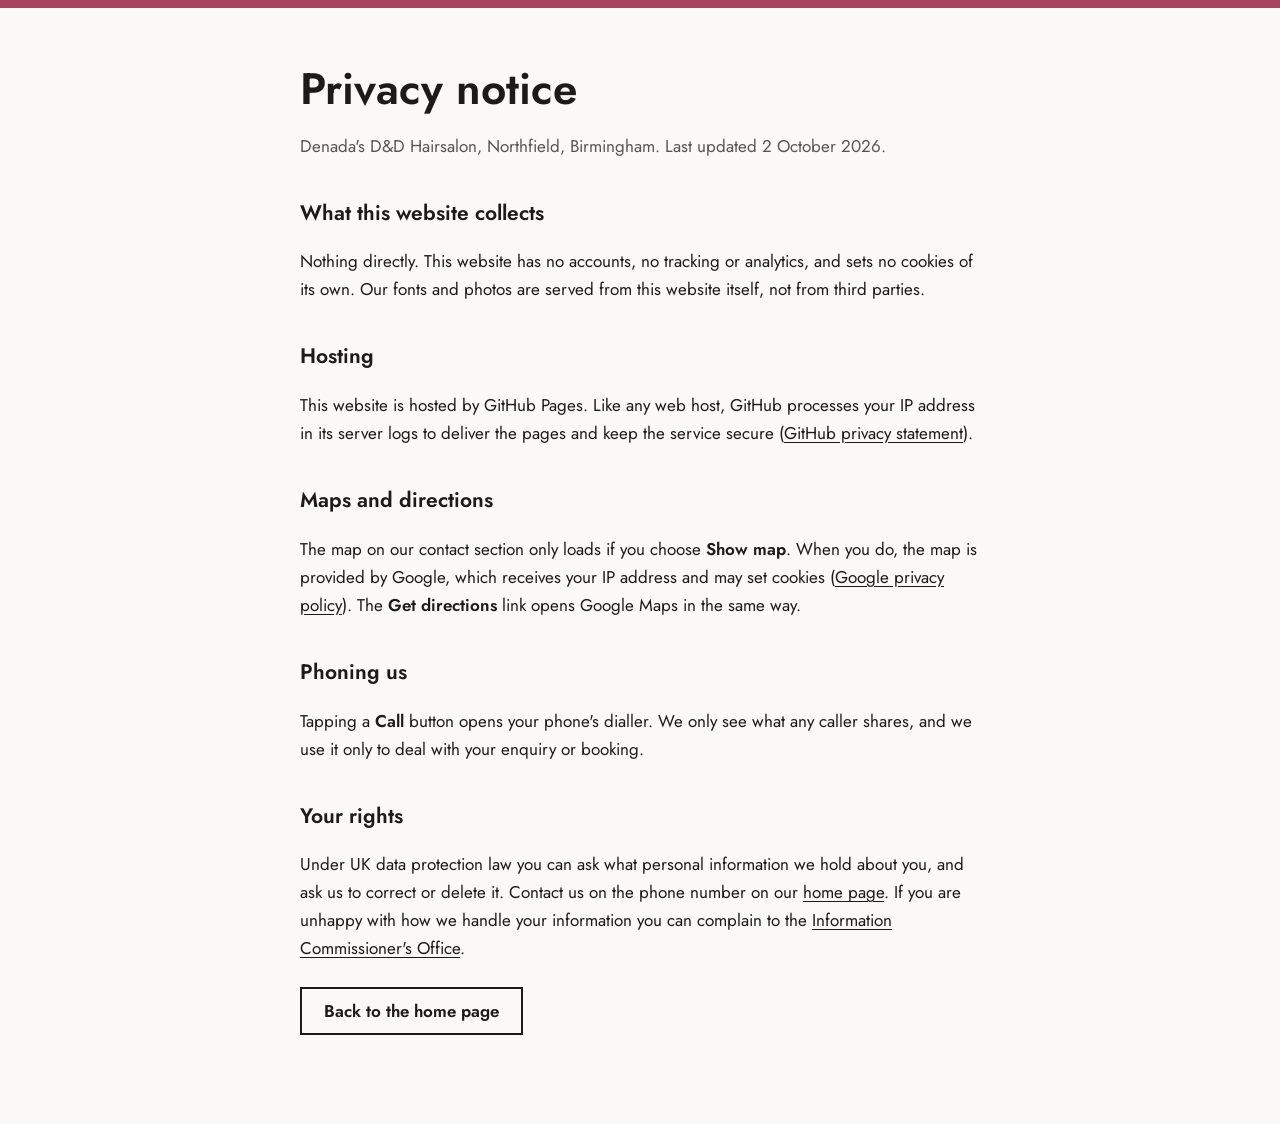
<file: privacy.html>
<!DOCTYPE html>
<html lang="en-GB">
<head>
<meta charset="UTF-8" />
<meta name="viewport" content="width=device-width, initial-scale=1.0" />
<meta http-equiv="Content-Security-Policy" content="default-src 'self'; script-src 'self' 'sha256-gAIMlo4uHwea7LDSu/hGhLXHg8Iu/WQoVQvXGVLwabA='; style-src 'self' 'sha256-YHV8Qu36QZN+EnDKEQIIK+gd/5Ud6zBkyCY77lwZ61o='; img-src 'self' data:; font-src 'self'; frame-src 'none'; connect-src 'self'; form-action 'self'; base-uri 'self'; object-src 'none'; upgrade-insecure-requests" />
<meta name="referrer" content="strict-origin-when-cross-origin" />
<script>if (window.top !== window.self) { try { window.top.location.replace(window.self.location.href); } catch (e) { document.documentElement.hidden = true; } }</script>
<title>Privacy notice | Denada's D&D Hairsalon</title>

<link rel="icon" type="image/svg+xml" href="data:image/svg+xml,%3Csvg%20xmlns%3D%27http%3A%2F%2Fwww.w3.org%2F2000%2Fsvg%27%20viewBox%3D%270%200%2064%2064%27%3E%3Crect%20width%3D%2764%27%20height%3D%2764%27%20rx%3D%2714%27%20fill%3D%27%23a6445d%27%2F%3E%3Ctext%20x%3D%2732%27%20y%3D%2743%27%20font-family%3D%27Georgia%2Cserif%27%20font-size%3D%2730%27%20font-weight%3D%27700%27%20text-anchor%3D%27middle%27%20fill%3D%27%23fbf6f0%27%3ED%26D%3C%2Ftext%3E%3C%2Fsvg%3E" />
<meta name="theme-color" content="#a6445d" />
<link rel="stylesheet" href="fonts/fonts.css" />
<style>
  :root{--accent:#a6445d; --ink:#1b1b1b; --muted:#555; --paper:#faf9f7;}
  *{box-sizing:border-box;}
  body{margin:0; background:var(--paper); color:var(--ink); font:400 17px/1.65 'Jost',system-ui,sans-serif; border-top:8px solid var(--accent);}
  main{max-width:720px; margin:0 auto; padding:56px 20px 72px;}
  h1{font-size:clamp(30px,6vw,44px); line-height:1.15; margin:0 0 12px;}
  h2{font-size:21px; margin:36px 0 8px;}
  .lede{color:var(--muted); margin-bottom:28px;}
  a{color:var(--ink); text-decoration:underline; text-underline-offset:3px;}
  a:focus-visible{outline:3px solid var(--ink); outline-offset:3px;}
  .btn{display:inline-flex; align-items:center; min-height:48px; padding:0 22px; margin:8px 10px 0 0; border:2px solid var(--ink); font-weight:600; text-decoration:none;}
  .btn--solid{background:var(--ink); color:var(--paper);}
</style>
</head>
<body>
<main>
<!-- PLACEHOLDER: business owner to review this notice before publishing -->
<h1>Privacy notice</h1>
<p class="lede">Denada's D&amp;D Hairsalon, Northfield, Birmingham. Last updated 2 October 2026.</p>
<h2>What this website collects</h2>
<p>Nothing directly. This website has no accounts, no tracking or analytics, and sets no cookies of its own. Our fonts and photos are served from this website itself, not from third parties.</p>

<h2>Hosting</h2>
<p>This website is hosted by GitHub Pages. Like any web host, GitHub processes your IP address in its server logs to deliver the pages and keep the service secure (<a href="https://docs.github.com/en/site-policy/privacy-policies/github-general-privacy-statement">GitHub privacy statement</a>).</p>
<h2>Maps and directions</h2>
<p>The map on our contact section only loads if you choose <strong>Show map</strong>. When you do, the map is provided by Google, which receives your IP address and may set cookies (<a href="https://policies.google.com/privacy">Google privacy policy</a>). The <strong>Get directions</strong> link opens Google Maps in the same way.</p>
<h2>Phoning us</h2>
<p>Tapping a <strong>Call</strong> button opens your phone's dialler. We only see what any caller shares, and we use it only to deal with your enquiry or booking.</p>
<h2>Your rights</h2>
<p>Under UK data protection law you can ask what personal information we hold about you, and ask us to correct or delete it. Contact us on <!-- PLACEHOLDER: add the business phone number / email for privacy requests -->the phone number on our <a href="./">home page</a><!-- /PLACEHOLDER -->. If you are unhappy with how we handle your information you can complain to the <a href="https://ico.org.uk/make-a-complaint/">Information Commissioner's Office</a>.</p>
<!-- /PLACEHOLDER -->
<p><a class="btn" href="./">Back to the home page</a></p>
</main>
</body>
</html>
</file>
<file: fonts/fonts.css>
/* Self-hosted Google Fonts (latin subset), downloaded 2026-10-02. */
@font-face {
  font-family: 'Jost';
  font-style: normal;
  font-weight: 300;
  font-display: swap;
  src: url(92zatBhPNqw73oTd4g.woff2) format('woff2');
  unicode-range: U+0000-00FF, U+0131, U+0152-0153, U+02BB-02BC, U+02C6, U+02DA, U+02DC, U+0304, U+0308, U+0329, U+2000-206F, U+20AC, U+2122, U+2191, U+2193, U+2212, U+2215, U+FEFF, U+FFFD;
}
@font-face {
  font-family: 'Jost';
  font-style: normal;
  font-weight: 400;
  font-display: swap;
  src: url(92zatBhPNqw73oTd4g.woff2) format('woff2');
  unicode-range: U+0000-00FF, U+0131, U+0152-0153, U+02BB-02BC, U+02C6, U+02DA, U+02DC, U+0304, U+0308, U+0329, U+2000-206F, U+20AC, U+2122, U+2191, U+2193, U+2212, U+2215, U+FEFF, U+FFFD;
}
@font-face {
  font-family: 'Jost';
  font-style: normal;
  font-weight: 500;
  font-display: swap;
  src: url(92zatBhPNqw73oTd4g.woff2) format('woff2');
  unicode-range: U+0000-00FF, U+0131, U+0152-0153, U+02BB-02BC, U+02C6, U+02DA, U+02DC, U+0304, U+0308, U+0329, U+2000-206F, U+20AC, U+2122, U+2191, U+2193, U+2212, U+2215, U+FEFF, U+FFFD;
}
@font-face {
  font-family: 'Jost';
  font-style: normal;
  font-weight: 600;
  font-display: swap;
  src: url(92zatBhPNqw73oTd4g.woff2) format('woff2');
  unicode-range: U+0000-00FF, U+0131, U+0152-0153, U+02BB-02BC, U+02C6, U+02DA, U+02DC, U+0304, U+0308, U+0329, U+2000-206F, U+20AC, U+2122, U+2191, U+2193, U+2212, U+2215, U+FEFF, U+FFFD;
}
@font-face {
  font-family: 'Playfair Display';
  font-style: italic;
  font-weight: 500;
  font-display: swap;
  src: url(nuFkD-vYSZviVYUb_rj3ij__anPXDTnogkk7.woff2) format('woff2');
  unicode-range: U+0000-00FF, U+0131, U+0152-0153, U+02BB-02BC, U+02C6, U+02DA, U+02DC, U+0304, U+0308, U+0329, U+2000-206F, U+20AC, U+2122, U+2191, U+2193, U+2212, U+2215, U+FEFF, U+FFFD;
}
@font-face {
  font-family: 'Playfair Display';
  font-style: italic;
  font-weight: 600;
  font-display: swap;
  src: url(nuFkD-vYSZviVYUb_rj3ij__anPXDTnogkk7.woff2) format('woff2');
  unicode-range: U+0000-00FF, U+0131, U+0152-0153, U+02BB-02BC, U+02C6, U+02DA, U+02DC, U+0304, U+0308, U+0329, U+2000-206F, U+20AC, U+2122, U+2191, U+2193, U+2212, U+2215, U+FEFF, U+FFFD;
}
@font-face {
  font-family: 'Playfair Display';
  font-style: normal;
  font-weight: 500;
  font-display: swap;
  src: url(nuFiD-vYSZviVYUb_rj3ij__anPXDTzYgA.woff2) format('woff2');
  unicode-range: U+0000-00FF, U+0131, U+0152-0153, U+02BB-02BC, U+02C6, U+02DA, U+02DC, U+0304, U+0308, U+0329, U+2000-206F, U+20AC, U+2122, U+2191, U+2193, U+2212, U+2215, U+FEFF, U+FFFD;
}
@font-face {
  font-family: 'Playfair Display';
  font-style: normal;
  font-weight: 600;
  font-display: swap;
  src: url(nuFiD-vYSZviVYUb_rj3ij__anPXDTzYgA.woff2) format('woff2');
  unicode-range: U+0000-00FF, U+0131, U+0152-0153, U+02BB-02BC, U+02C6, U+02DA, U+02DC, U+0304, U+0308, U+0329, U+2000-206F, U+20AC, U+2122, U+2191, U+2193, U+2212, U+2215, U+FEFF, U+FFFD;
}
@font-face {
  font-family: 'Playfair Display';
  font-style: normal;
  font-weight: 700;
  font-display: swap;
  src: url(nuFiD-vYSZviVYUb_rj3ij__anPXDTzYgA.woff2) format('woff2');
  unicode-range: U+0000-00FF, U+0131, U+0152-0153, U+02BB-02BC, U+02C6, U+02DA, U+02DC, U+0304, U+0308, U+0329, U+2000-206F, U+20AC, U+2122, U+2191, U+2193, U+2212, U+2215, U+FEFF, U+FFFD;
}

/* Added 2026-11-03 for the redesign (OFL, self-hosted, latin). */
@font-face {
  font-family: 'Fraunces';
  font-style: italic;
  font-weight: 400;
  font-display: swap;
  src: url(fraunces-6NVf8FyLNQOQZAnv9ZwNjucMHVn85Ni7emAe9lKqZTnbB-gzTK0K1ChJdt9vIVYX9G37lvd9sPEKsxx664UJf1hLTc7RrU8.woff2) format('woff2');
  unicode-range: U+0000-00FF, U+0131, U+0152-0153, U+02BB-02BC, U+02C6, U+02DA, U+02DC, U+0304, U+0308, U+0329, U+2000-206F, U+20AC, U+2122, U+2191, U+2193, U+2212, U+2215, U+FEFF, U+FFFD;
}
@font-face {
  font-family: 'Fraunces';
  font-style: normal;
  font-weight: 400;
  font-display: swap;
  src: url(fraunces-6NUu8FyLNQOQZAnv9bYEvDiIdE9Ea92uemAk_WBq8U_9v0c2Wa0K7iN7hzFUPJH58nib14c7qv8.woff2) format('woff2');
  unicode-range: U+0000-00FF, U+0131, U+0152-0153, U+02BB-02BC, U+02C6, U+02DA, U+02DC, U+0304, U+0308, U+0329, U+2000-206F, U+20AC, U+2122, U+2191, U+2193, U+2212, U+2215, U+FEFF, U+FFFD;
}
@font-face {
  font-family: 'Fraunces';
  font-style: normal;
  font-weight: 600;
  font-display: swap;
  src: url(fraunces-6NUu8FyLNQOQZAnv9bYEvDiIdE9Ea92uemAk_WBq8U_9v0c2Wa0K7iN7hzFUPJH58nib14c7qv8.woff2) format('woff2');
  unicode-range: U+0000-00FF, U+0131, U+0152-0153, U+02BB-02BC, U+02C6, U+02DA, U+02DC, U+0304, U+0308, U+0329, U+2000-206F, U+20AC, U+2122, U+2191, U+2193, U+2212, U+2215, U+FEFF, U+FFFD;
}
</file>
